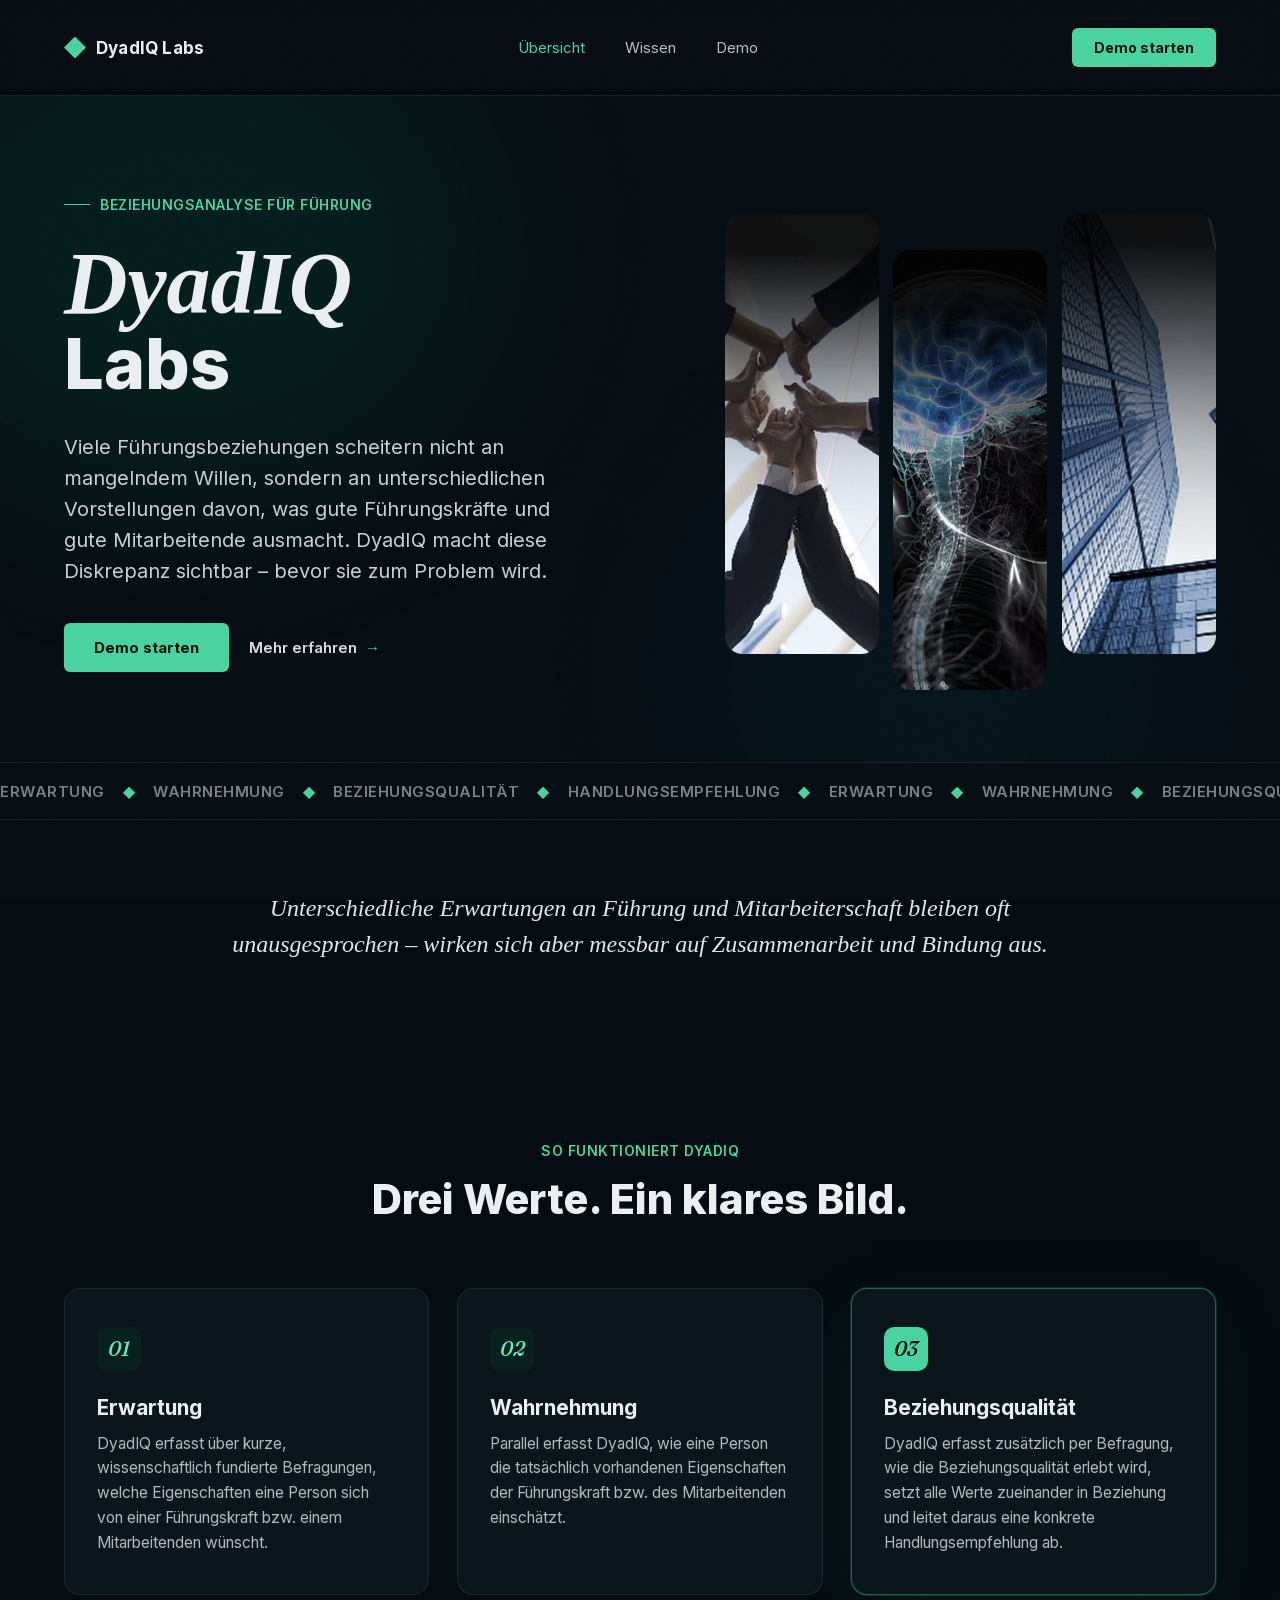
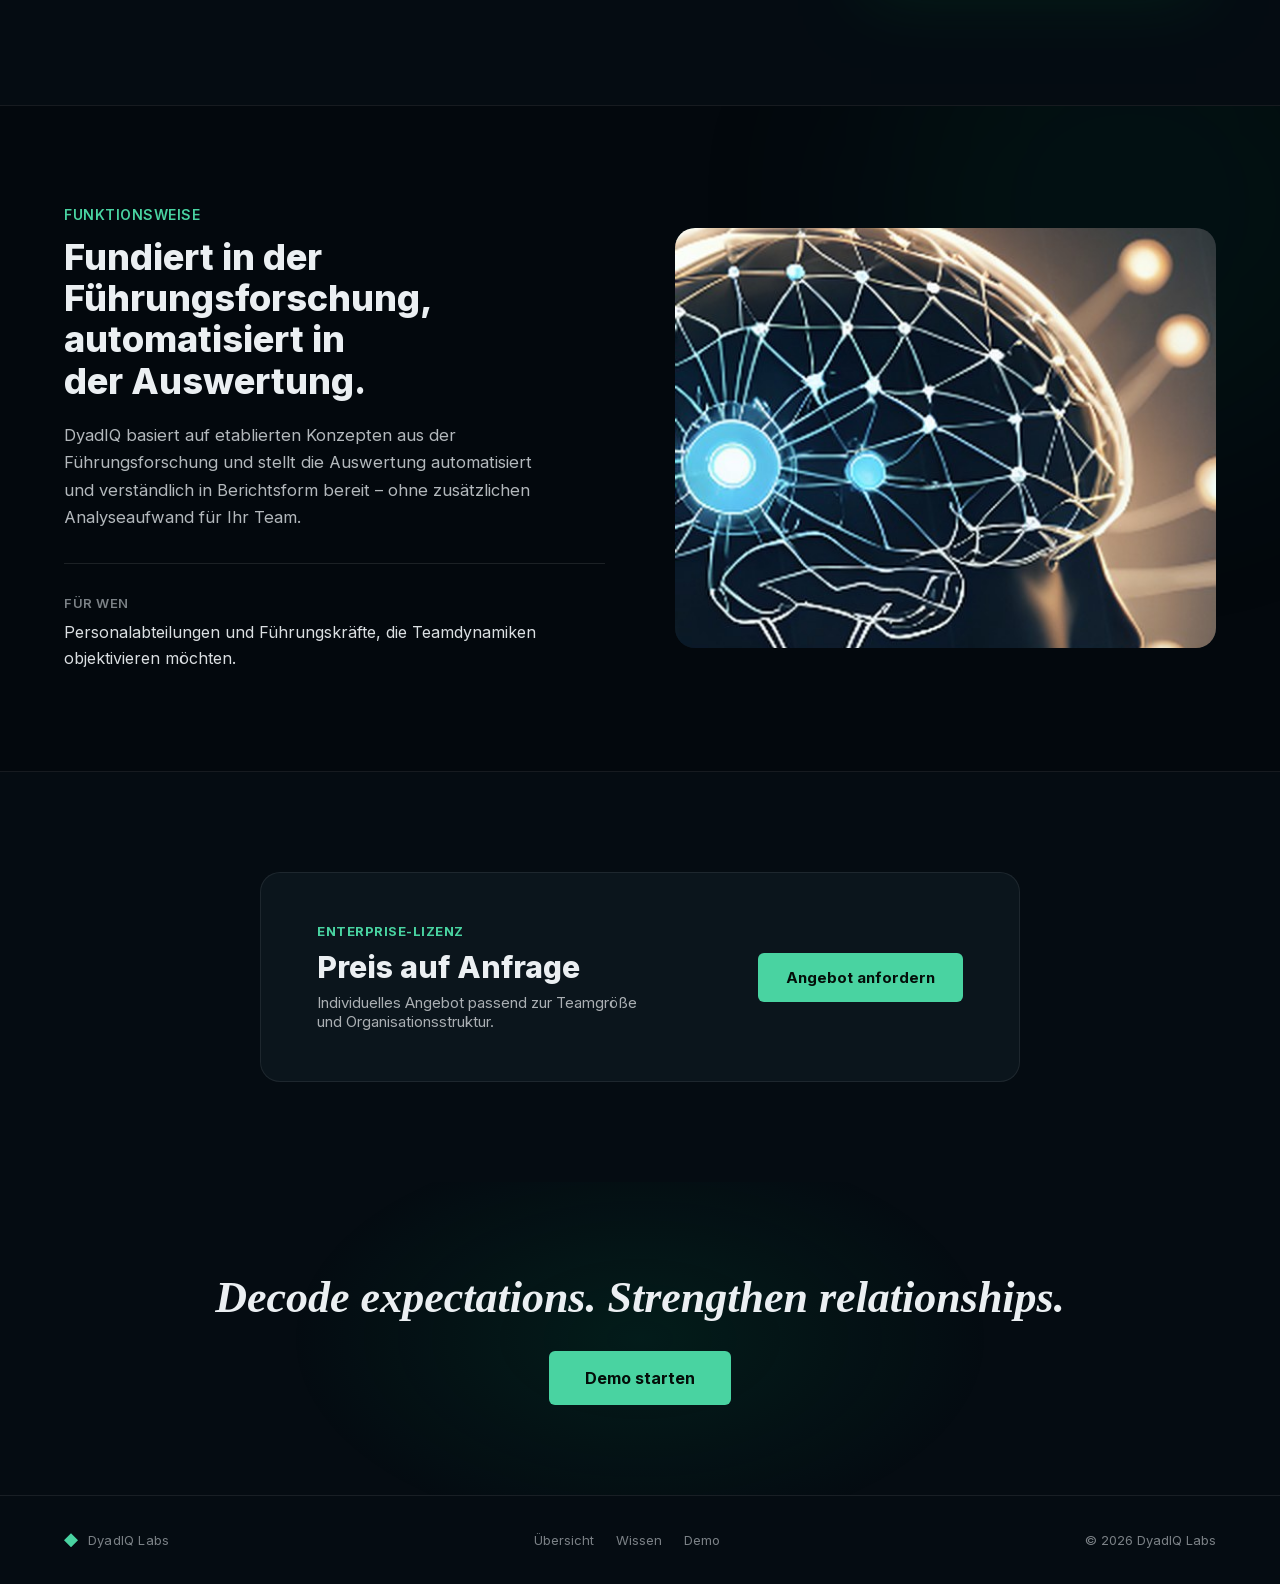
<file: index.html>
<!DOCTYPE html>
<html lang="de">
<head>
<meta charset="utf-8">
<meta name="viewport" content="width=device-width, initial-scale=1">
<meta name="robots" content="noindex, nofollow, noarchive">
<title>DyadIQ Labs — Beziehungsanalyse für Führung</title>
<meta name="description" content="DyadIQ macht sichtbar, wo Erwartungen und Wahrnehmung in Führungsbeziehungen auseinandergehen – bevor daraus ein Problem wird.">
<meta name="theme-color" content="#050c12">
<meta property="og:title" content="DyadIQ Labs — Beziehungsanalyse für Führung">
<meta property="og:description" content="Decode expectations. Strengthen relationships.">
<meta property="og:type" content="website">
<link rel="icon" href="assets/favicon.svg" type="image/svg+xml">
<link rel="stylesheet" href="styles.css">
</head>
<body>

<div class="grain" aria-hidden="true"></div>

<!-- NAV -->
<nav class="nav" id="nav">
  <a class="brand" href="index.html">
    <span class="brand-mark" aria-hidden="true"></span>
    <span class="brand-name">DyadIQ Labs</span>
  </a>
  <div class="nav-links">
    <a href="index.html" aria-current="page">Übersicht</a>
    <a href="wissen.html">Wissen</a>
    <a href="diskussion.html">Demo</a>
  </div>
  <a class="btn btn-sm" href="diskussion.html">Demo starten</a>
</nav>

<main id="top">

  <!-- HERO -->
  <section class="hero" id="hero">
    <div class="blob blob-a" data-parallax-blob aria-hidden="true"></div>
    <div class="blob blob-b" aria-hidden="true"></div>

    <div class="hero-grid">
      <div class="hero-copy">
        <div class="eyebrow">
          <span class="eyebrow-rule" aria-hidden="true"></span>
          <span>Beziehungsanalyse für Führung</span>
        </div>
        <h1 class="wordmark">
          <span class="wordmark-serif pop" style="--pop-delay:.05s">DyadIQ</span>
          <span class="wordmark-sans pop" style="--pop-delay:.18s">Labs</span>
        </h1>
        <p class="hero-lede pop" style="--pop-delay:.3s">Viele Führungsbeziehungen scheitern nicht an mangelndem Willen, sondern an unterschiedlichen Vorstellungen davon, was gute Führungskräfte und gute Mitarbeitende ausmacht. DyadIQ macht diese Diskrepanz sichtbar &ndash; bevor sie zum Problem wird.</p>
        <div class="hero-actions pop" style="--pop-delay:.42s">
          <a class="btn btn-lg magnet" href="diskussion.html">Demo starten</a>
          <a class="link-arrow" href="#produkt">Mehr erfahren <span aria-hidden="true">&rarr;</span></a>
        </div>
      </div>

      <div class="hero-images" data-parallax-images>
        <figure class="shot pop" style="--pop-delay:.15s">
          <img src="assets/hero-team.jpg" alt="Team, das die Hände zur Mitte zusammenführt" loading="eager" width="350" height="720">
        </figure>
        <figure class="shot shot-offset pop" style="--pop-delay:.3s">
          <img src="assets/hero-brain.jpg" alt="Abstrakte Darstellung eines neuronalen Netzes" loading="eager" width="358" height="830">
        </figure>
        <figure class="shot pop" style="--pop-delay:.45s">
          <img src="assets/hero-skyline.jpg" alt="Bürogebäude aus der Froschperspektive" loading="eager" width="208" height="804">
        </figure>
      </div>
    </div>
  </section>

  <!-- MARQUEE -->
  <div class="marquee" aria-hidden="true">
    <div class="marquee-track">
      <span class="marquee-run">
        <span>Erwartung</span><span class="dia">&#9670;</span><span>Wahrnehmung</span><span class="dia">&#9670;</span><span>Beziehungsqualität</span><span class="dia">&#9670;</span><span>Handlungsempfehlung</span><span class="dia">&#9670;</span>
      </span>
      <span class="marquee-run">
        <span>Erwartung</span><span class="dia">&#9670;</span><span>Wahrnehmung</span><span class="dia">&#9670;</span><span>Beziehungsqualität</span><span class="dia">&#9670;</span><span>Handlungsempfehlung</span><span class="dia">&#9670;</span>
      </span>
    </div>
  </div>

  <!-- PROBLEMSTELLUNG -->
  <section class="problem">
    <p class="problem-quote reveal">Unterschiedliche Erwartungen an Führung und Mitarbeiterschaft bleiben oft unausgesprochen &ndash; wirken sich aber messbar auf Zusammenarbeit und Bindung aus.</p>
  </section>

  <!-- PRODUKTVERSPRECHEN -->
  <section class="cards-section" id="produkt">
    <header class="cards-header reveal">
      <span class="kicker">So funktioniert DyadIQ</span>
      <h2>Drei Werte. Ein klares Bild.</h2>
    </header>
    <div class="cards-grid">
      <article class="card reveal">
        <div class="card-num">01</div>
        <h3>Erwartung</h3>
        <p>DyadIQ erfasst über kurze, wissenschaftlich fundierte Befragungen, welche Eigenschaften eine Person sich von einer Führungskraft bzw. einem Mitarbeitenden wünscht.</p>
      </article>
      <article class="card reveal" style="--reveal-delay:120ms">
        <div class="card-num">02</div>
        <h3>Wahrnehmung</h3>
        <p>Parallel erfasst DyadIQ, wie eine Person die tatsächlich vorhandenen Eigenschaften der Führungskraft bzw. des Mitarbeitenden einschätzt.</p>
      </article>
      <article class="card card-accent reveal" style="--reveal-delay:240ms">
        <div class="card-num card-num-solid">03</div>
        <h3>Beziehungsqualität</h3>
        <p>DyadIQ erfasst zusätzlich per Befragung, wie die Beziehungsqualität erlebt wird, setzt alle Werte zueinander in Beziehung und leitet daraus eine konkrete Handlungsempfehlung ab.</p>
      </article>
    </div>
  </section>

  <!-- FUNKTIONSWEISE -->
  <section class="func" id="funktionsweise">
    <div class="blob blob-func" aria-hidden="true"></div>
    <div class="func-grid">
      <div class="reveal">
        <span class="kicker">Funktionsweise</span>
        <h2 class="func-title">Fundiert in der Führungsforschung, automatisiert in der Auswertung.</h2>
        <p class="func-body">DyadIQ basiert auf etablierten Konzepten aus der Führungsforschung und stellt die Auswertung automatisiert und verständlich in Berichtsform bereit &ndash; ohne zusätzlichen Analyseaufwand für Ihr Team.</p>
        <div class="func-meta">
          <span class="meta-label">Für wen</span>
          <p>Personalabteilungen und Führungskräfte, die Teamdynamiken objektivieren möchten.</p>
        </div>
      </div>
      <figure class="func-figure reveal" style="--reveal-delay:150ms">
        <img src="assets/func-network.jpg" alt="Kopf als Glühbirne mit vernetztem Gehirn – Sinnbild für automatisierte Datenanalyse" loading="lazy" width="524" height="968">
      </figure>
    </div>
  </section>

  <!-- PREISE -->
  <section class="price-section" id="preise">
    <div class="price-box reveal">
      <div>
        <span class="kicker kicker-sm">Enterprise-Lizenz</span>
        <h3>Preis auf Anfrage</h3>
        <p>Individuelles Angebot passend zur Teamgröße und Organisationsstruktur.</p>
      </div>
      <a class="btn btn-md" href="#kontakt">Angebot anfordern</a>
    </div>
  </section>

  <!-- CTA -->
  <section class="cta" id="kontakt">
    <div class="cta-glow" aria-hidden="true"></div>
    <div class="cta-inner">
      <h2 class="cta-title reveal">Decode expectations. Strengthen relationships.</h2>
      <a class="btn btn-xl magnet" href="diskussion.html">Demo starten</a>
    </div>
  </section>

</main>

<!-- FOOTER -->
<footer class="footer">
  <div class="brand brand-sm">
    <span class="brand-mark brand-mark-sm" aria-hidden="true"></span>
    <span>DyadIQ Labs</span>
  </div>
  <div class="footer-links">
    <a href="index.html">Übersicht</a>
    <a href="wissen.html">Wissen</a>
    <a href="diskussion.html">Demo</a>
  </div>
  <span>&copy; 2026 DyadIQ Labs</span>
</footer>

<script src="script.js"></script>
</body>
</html>
</file>
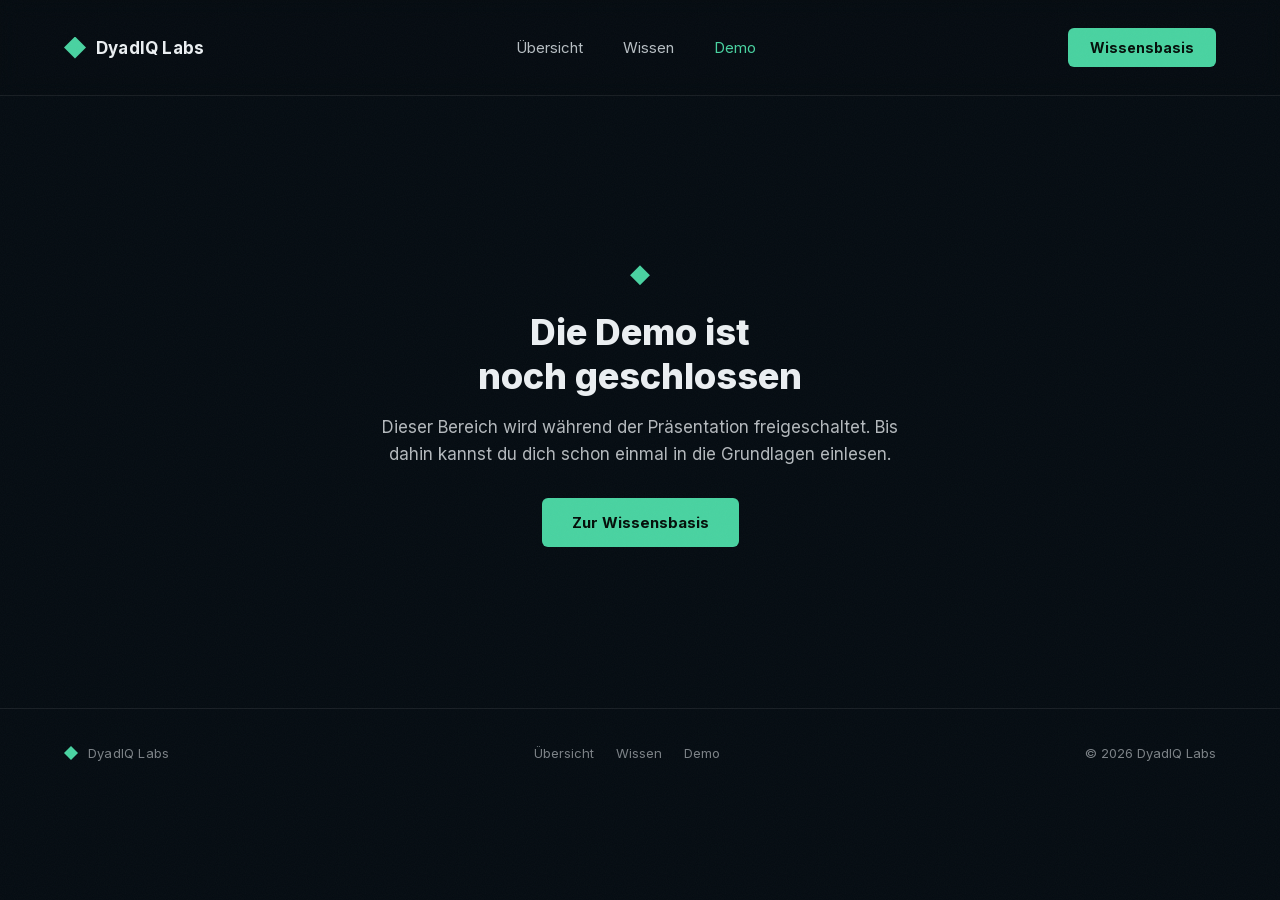
<file: diskussion.html>
<!DOCTYPE html>
<html lang="de">
<head>
<meta charset="utf-8">
<meta name="viewport" content="width=device-width, initial-scale=1">
<meta name="robots" content="noindex, nofollow, noarchive">
<title>Demo — DyadIQ Labs</title>
<meta name="description" content="Demo-Version mit Beispielszenario: Einordnen, Erklären, Verändern.">
<meta name="theme-color" content="#050c12">
<link rel="icon" href="assets/favicon.svg" type="image/svg+xml">
<link rel="stylesheet" href="styles.css">
</head>
<body>

<div class="grain" aria-hidden="true"></div>

<nav class="nav" id="nav">
  <a class="brand" href="index.html">
    <span class="brand-mark" aria-hidden="true"></span>
    <span class="brand-name">DyadIQ Labs</span>
  </a>
  <div class="nav-links">
    <a href="index.html">Übersicht</a>
    <a href="wissen.html">Wissen</a>
    <a href="diskussion.html" aria-current="page">Demo</a>
  </div>
  <a class="btn btn-sm" href="wissen.html">Wissensbasis</a>
</nav>

<!-- Verbindungshinweis -->
<div class="conn-banner is-hidden" id="conn-banner" role="status"></div>

<!-- Moderationsleiste (erst nach Anmeldung über ?presenter) -->
<div class="presenter-bar is-hidden" id="presenter-bar">
  <span class="presenter-tag">Moderation</span>
  <button class="pbtn" id="toggle-discussion" type="button">Demo freischalten</button>
  <button class="pbtn" id="toggle-reveal" type="button">Auflösung freischalten</button>
  <button class="pbtn pbtn-danger" id="clear-all" type="button">Alle Abgaben löschen</button>
  <span class="presenter-count" id="presenter-count">–</span>
  <button class="pbtn pbtn-quiet" id="presenter-logout" type="button">Abmelden</button>
</div>

<!-- Anmeldung der Moderation. Das Passwort prüft die Datenbank, nicht diese Seite. -->
<div class="presenter-login is-hidden" id="presenter-login">
  <form class="presenter-login-box" id="presenter-login-form">
    <span class="kicker kicker-sm">Moderation</span>
    <h2>Anmelden</h2>
    <label class="plogin-label" for="presenter-password">Passwort</label>
    <input class="plogin-input" id="presenter-password" type="password" name="password"
           autocomplete="current-password" required>
    <p class="plogin-error" id="presenter-login-error" role="alert"></p>
    <button class="btn btn-md" type="submit">Anmelden</button>
  </form>
</div>

<main>

  <!-- GESPERRT -->
  <section class="locked" id="locked-screen">
    <div class="locked-inner">
      <span class="lock-icon" aria-hidden="true">◆</span>
      <h1>Die Demo ist noch geschlossen</h1>
      <p>Dieser Bereich wird während der Präsentation freigeschaltet. Bis dahin kannst du dich schon einmal in die Grundlagen einlesen.</p>
      <a class="btn btn-lg" href="wissen.html">Zur Wissensbasis</a>
    </div>
  </section>

  <!-- INHALT -->
  <div class="is-hidden" id="discussion-content">

    <!-- KOPF -->
    <header class="page-head">
      <div class="blob blob-a" aria-hidden="true"></div>
      <div class="page-head-inner">
        <span class="kicker">Demo-Version</span>
        <h1 class="page-title">Willkommen bei<br><span class="page-title-em">unserer Demo.</span></h1>
        <p class="page-lede">Schön, dass ihr DyadIQ testen möchtet! Hier bekommt ihr ein Beispielszenario, an dem ihr die Funktionen des Tools in Ruhe ausprobieren könnt.</p>
      </div>
    </header>

    <!-- AUSGANGSLAGE -->
    <section class="stage">
      <div class="stage-inner reveal">
        <span class="kicker kicker-sm">Ausgangslage</span>
        <h2>Vor dem Start lesen</h2>
        <div class="stage-grid">
          <div class="stage-person">
            <span class="person-role">Führungskraft</span>
            <span class="person-name">Nora</span>
            <p>Öffnet DyadIQ, um zu sehen, wie ihr Mitarbeiter Paul sie eingeschätzt hat.</p>
          </div>
          <div class="stage-person">
            <span class="person-role">Mitarbeiter</span>
            <span class="person-name">Paul</span>
            <p>Hat die Befragung ausgefüllt. Seine Angaben bilden den Bericht.</p>
          </div>
        </div>
        <ul class="stage-legend">
          <li><span class="lg lg-e">E</span> Pauls <strong>Erwartung</strong> an eine Führungskraft</li>
          <li><span class="lg lg-w">W</span> Pauls tatsächliche <strong>Wahrnehmung</strong> von Nora</li>
          <li><span class="lg lg-l">LMX</span> Pauls Bewertung der gemeinsamen Arbeitsbeziehung</li>
        </ul>
      </div>
    </section>

    <!-- DER BERICHT -->
    <section class="report-section" id="bericht">
      <div class="report reveal">
        <div class="report-chrome">
          <span class="report-dots" aria-hidden="true"><i></i><i></i><i></i></span>
          <span class="report-title">DyadIQ&nbsp;· Beziehungsbericht</span>
          <span class="report-badge">Testversion</span>
        </div>

        <div class="report-body">
          <div class="report-head">
            <div>
              <span class="report-label">Dyade</span>
              <h3>Nora &nbsp;&larr;&rarr;&nbsp; Paul</h3>
            </div>
            <div class="lmx-box">
              <span class="report-label">Pauls LMX-Einschätzung</span>
              <div class="lmx-value"><strong>2,0</strong><span>/ 7,0</span><em>niedrig</em></div>
            </div>
          </div>

          <!-- Prototypen -->
          <div class="metric-block">
            <div class="metric-head">
              <h4>Prototyp-Merkmale <span class="metric-hint">positiv</span></h4>
              <span class="verdict verdict-warn">Diskrepanz</span>
            </div>
            <div class="metric" data-max="10">
              <span class="metric-name">Intelligenz</span>
              <div class="bars"><div class="bar bar-e" style="--v:8"><span>E 8,0</span></div><div class="bar bar-w" style="--v:6"><span>W 6,0</span></div></div>
            </div>
            <div class="metric" data-max="10">
              <span class="metric-name">Engagement</span>
              <div class="bars"><div class="bar bar-e" style="--v:6"><span>E 6,0</span></div><div class="bar bar-w" style="--v:4"><span>W 4,0</span></div></div>
            </div>
            <div class="metric metric-avg" data-max="10">
              <span class="metric-name">Durchschnitt</span>
              <div class="bars"><div class="bar bar-e" style="--v:7"><span>E 7,0</span></div><div class="bar bar-w" style="--v:5"><span>W 5,0</span></div></div>
            </div>
          </div>

          <!-- Antiprototypen -->
          <div class="metric-block">
            <div class="metric-head">
              <h4>Antiprototyp-Merkmale <span class="metric-hint">negativ</span></h4>
              <span class="verdict verdict-warn">Diskrepanz</span>
            </div>
            <div class="metric" data-max="10">
              <span class="metric-name">Maskulinität</span>
              <div class="bars"><div class="bar bar-e" style="--v:2"><span>E 2,0</span></div><div class="bar bar-w" style="--v:5"><span>W 5,0</span></div></div>
            </div>
            <div class="metric" data-max="10">
              <span class="metric-name">Tyrannei</span>
              <div class="bars"><div class="bar bar-e" style="--v:3"><span>E 3,0</span></div><div class="bar bar-w" style="--v:4"><span>W 4,0</span></div></div>
            </div>
            <div class="metric metric-avg" data-max="10">
              <span class="metric-name">Durchschnitt</span>
              <div class="bars"><div class="bar bar-e" style="--v:2.5"><span>E 2,5</span></div><div class="bar bar-w" style="--v:4.5"><span>W 4,5</span></div></div>
            </div>
          </div>

          <p class="report-upsell">Testversion: Es werden nur zwei von mehreren Merkmalen je Kategorie gezeigt. Vollständiges Profil nur mit Upgrade.</p>

          <!-- DyadIQ-Ausgaben -->
          <div class="output">
            <span class="output-label">Erklärung</span>
            <p>Pauls niedrige Bewertung der Arbeitsbeziehung ist auf die festgestellte Diskrepanz bei den positiven Merkmalen zurückzuführen: Er nimmt Intelligenz und Engagement bei Nora deutlich schwächer wahr, als er es von einer Führungskraft erwartet.</p>
          </div>

          <div class="output output-action">
            <span class="output-label">Handlungsempfehlung für Ihre Führung</span>
            <p>Erhöhen Sie Ihr wahrgenommenes <strong>Engagement</strong> und Ihre wahrgenommene <strong>Intelligenz</strong> gegenüber Paul, um näher an sein Erwartungsprofil heranzukommen. Ziel: Angleichung von W an E im Prototyp-Bereich.</p>
          </div>
        </div>
      </div>
    </section>

    <!-- AUFGABEN -->
    <section class="tasks" id="aufgaben">
      <div class="tasks-inner">

        <div class="tasks-intro reveal">
          <span class="kicker">Drei Aufgaben</span>
          <h2>Einordnen · Erklären · Verändern</h2>
        </div>

        <div class="notice notice-first reveal">
          <span class="notice-icon" aria-hidden="true">↑</span>
          <p><strong>Erst das Szenario, dann die Aufgaben.</strong> Ohne die Ausgangslage und den Bericht darüber lassen sich die Fragen nicht beantworten. <a href="#bericht">Zurück zum Bericht</a></p>
        </div>

        <!-- AUFGABE 1 -->
        <article class="task reveal" id="aufgabe-1">
          <header class="task-head">
            <span class="task-num">01</span>
            <h3>Einordnen</h3>
          </header>

          <div class="task-material">
            <span class="material-label">Hinweis</span>
            <p>Nutzt den <a href="#bericht">Bericht</a> oben und die <a href="wissen.html#matrix">Konstellationsmatrix</a> aus der Wissensbasis &ndash; ausdrücklich als <strong>Orientierungshilfe</strong> &ndash; und beantwortet anschließend die folgenden Fragen.</p>
          </div>

          <form class="task-form" data-task="1" novalidate>
            <div class="question">
              <p class="q-text"><span class="q-num">1</span><span>In Pauls Bericht liegt beim Prototyp <strong>E&nbsp;=&nbsp;7,0</strong> und <strong>W&nbsp;=&nbsp;5,0</strong> vor. Welcher Fall der Konstellationsmatrix trifft zu?</span></p>
              <div class="mc" data-answer-group="Frage 1" data-answer-kind="radio" role="radiogroup" aria-label="Frage 1">
                <label class="opt"><input type="radio" name="f1" value="A" required><span><b>A</b> P1 &ndash; Kongruenz auf hohem Niveau</span></label>
                <label class="opt"><input type="radio" name="f1" value="B"><span><b>B</b> P5 &ndash; Diskrepanz abwärts, schwach</span></label>
                <label class="opt"><input type="radio" name="f1" value="C"><span><b>C</b> P4 &ndash; Diskrepanz aufwärts, stark</span></label>
                <label class="opt"><input type="radio" name="f1" value="D"><span><b>D</b> P6 &ndash; Diskrepanz aufwärts, schwach</span></label>
              </div>
            </div>

            <div class="question">
              <p class="q-text"><span class="q-num">2</span><span>Bei den Antiprototyp-Merkmalen zeigt der Bericht <strong>E&nbsp;=&nbsp;2,5</strong> und <strong>W&nbsp;=&nbsp;4,5</strong>. Was bedeutet das inhaltlich?</span></p>
              <div class="mc" data-answer-group="Frage 2" data-answer-kind="radio" role="radiogroup" aria-label="Frage 2">
                <label class="opt"><input type="radio" name="f2" value="A" required><span><b>A</b> Paul wünscht sich mehr negative Merkmale bei Nora, als er wahrnimmt</span></label>
                <label class="opt"><input type="radio" name="f2" value="B"><span><b>B</b> Nora zeigt aus Pauls Sicht mehr unerwünschte Merkmale, als sein Schema erwartet</span></label>
                <label class="opt"><input type="radio" name="f2" value="C"><span><b>C</b> Nora und Paul stimmen bei den negativen Merkmalen vollständig überein</span></label>
                <label class="opt"><input type="radio" name="f2" value="D"><span><b>D</b> Der Wert lässt sich ohne den LMX-Score nicht interpretieren</span></label>
              </div>
            </div>

            <p class="submit-warning">Prüft eure Antwort vor dem Abgeben &ndash; einmal abgeschickt, lässt sie sich nicht mehr ändern.</p>
            <div class="form-foot">
              <input class="group-input" type="text" name="group" required maxlength="60" placeholder="Gruppenname, z. B. Gruppe 2" aria-label="Gruppenname">
              <button class="btn btn-md" type="submit">Abgeben</button>
              <span class="form-status" role="status"></span>
            </div>
          </form>
        </article>

        <!-- AUFGABE 2 -->
        <article class="task reveal" id="aufgabe-2">
          <header class="task-head">
            <span class="task-num">02</span>
            <h3>Erklären</h3>
          </header>

          <div class="task-material">
            <span class="material-label">Hinweis</span>
            <p>Nutzt den <a href="#bericht">Bericht</a> oben und lest die drei vorgegebenen Aussagen. Ordnet jede ein und begründet kurz.</p>
          </div>

          <form class="task-form" data-task="2" novalidate>
            <div class="claim">
              <p class="claim-text"><span class="claim-num">A</span>„Paul erwartet von einer Führungskraft mehr Engagement und Intelligenz, als er bei Nora wahrnimmt."</p>
              <div class="radios" data-answer-group="Aussage A" data-answer-kind="radio" role="radiogroup" aria-label="Einordnung Aussage A">
                <label><input type="radio" name="a1" value="gestützt" required><span>gestützt</span></label>
                <label><input type="radio" name="a1" value="eingeschränkt gestützt"><span>eingeschränkt gestützt</span></label>
                <label><input type="radio" name="a1" value="nicht gestützt"><span>nicht gestützt</span></label>
              </div>
              <div data-answer-group="Begründung A" data-answer-kind="text">
                <textarea name="b1" rows="2" data-max-words="100" maxlength="2000" placeholder="Begründung (optional, max. 100 Wörter) …"></textarea>
              </div>
            </div>

            <div class="claim">
              <p class="claim-text"><span class="claim-num">B</span>„Weil Paul eine Diskrepanz wahrnimmt, bewertet er die Beziehung schlecht."</p>
              <div class="radios" data-answer-group="Aussage B" data-answer-kind="radio" role="radiogroup" aria-label="Einordnung Aussage B">
                <label><input type="radio" name="a2" value="gestützt" required><span>gestützt</span></label>
                <label><input type="radio" name="a2" value="eingeschränkt gestützt"><span>eingeschränkt gestützt</span></label>
                <label><input type="radio" name="a2" value="nicht gestützt"><span>nicht gestützt</span></label>
              </div>
              <div data-answer-group="Begründung B" data-answer-kind="text">
                <textarea name="b2" rows="2" data-max-words="100" maxlength="2000" placeholder="Begründung (optional, max. 100 Wörter) …"></textarea>
              </div>
            </div>

            <div class="claim">
              <p class="claim-text"><span class="claim-num">C</span>„Der Bericht zeigt, wie Nora wirklich ist."</p>
              <div class="radios" data-answer-group="Aussage C" data-answer-kind="radio" role="radiogroup" aria-label="Einordnung Aussage C">
                <label><input type="radio" name="a3" value="gestützt" required><span>gestützt</span></label>
                <label><input type="radio" name="a3" value="eingeschränkt gestützt"><span>eingeschränkt gestützt</span></label>
                <label><input type="radio" name="a3" value="nicht gestützt"><span>nicht gestützt</span></label>
              </div>
              <div data-answer-group="Begründung C" data-answer-kind="text">
                <textarea name="b3" rows="2" data-max-words="100" maxlength="2000" placeholder="Begründung (optional, max. 100 Wörter) …"></textarea>
              </div>
            </div>
            <p class="submit-warning">Prüft eure Antwort vor dem Abgeben &ndash; einmal abgeschickt, lässt sie sich nicht mehr ändern.</p>
            <div class="form-foot">
              <input class="group-input" type="text" name="group" required maxlength="60" placeholder="Gruppenname, z. B. Gruppe 2" aria-label="Gruppenname">
              <button class="btn btn-md" type="submit">Abgeben</button>
              <span class="form-status" role="status"></span>
            </div>
          </form>
        </article>

        <!-- AUFGABE 3 -->
        <article class="task reveal" id="aufgabe-3">
          <header class="task-head">
            <span class="task-num">03</span>
            <h3>Verändern</h3>
          </header>

          <div class="task-material">
            <span class="material-label">Hinweis</span>
            <p>Nutzt die <strong>Handlungsempfehlung</strong> aus dem <a href="#bericht">Bericht</a> oben und die <a href="wissen.html#studien">Übersicht der Studien</a> in der Wissensbasis. Kreuzt an, welche Einwände zutreffen.</p>
          </div>

          <form class="task-form" data-task="3" novalidate>
            <p class="q-text q-text-solo">Welche Einwände gegen die Empfehlung von DyadIQ sind inhaltlich begründet? <span class="q-hint">Mehrfachauswahl möglich</span></p>
            <div class="checks" data-answer-group="Begründete Einwände" data-answer-kind="checkbox" data-min="1">
              <label class="check"><input type="checkbox" name="e1" value="A"><span><b>A</b> Der Bericht zeigt nur Pauls Werte &mdash; wir wissen nicht, warum er Nora so wahrnimmt.</span></label>
              <label class="check"><input type="checkbox" name="e2" value="B"><span><b>B</b> Die Empfehlung benennt falsch, bei welchen Merkmalen die Diskrepanz liegt.</span></label>
              <label class="check"><input type="checkbox" name="e3" value="C"><span><b>C</b> Eine Maßnahme sollte beide Perspektiven der Beziehung einbeziehen, nicht nur auf Pauls Bewertung reagieren.</span></label>
            </div>

            <p class="submit-warning">Prüft eure Antwort vor dem Abgeben &ndash; einmal abgeschickt, lässt sie sich nicht mehr ändern.</p>
            <div class="form-foot">
              <input class="group-input" type="text" name="group" required maxlength="60" placeholder="Gruppenname, z. B. Gruppe 2" aria-label="Gruppenname">
              <button class="btn btn-md" type="submit">Abgeben</button>
              <span class="form-status" role="status"></span>
            </div>
          </form>
        </article>

      </div>
    </section>

    <!-- GEMEINSAMES ERGEBNIS -->
    <section class="results" id="ergebnis">
      <div class="results-inner">
        <div class="results-head">
          <div>
            <span class="kicker">Gemeinsames Ergebnis</span>
            <h2>Was die Gruppen eingereicht haben</h2>
          </div>
          <span class="live-dot" id="live-dot" title="Aktualisiert sich automatisch">live</span>
        </div>
        <div class="results-grid" id="results-grid">
          <div class="results-col" data-col="1"><h3><span class="task-num-sm">01</span> Einordnen</h3><div class="results-list" id="res-1"></div></div>
          <div class="results-col" data-col="2"><h3><span class="task-num-sm">02</span> Erklären</h3><div class="results-list" id="res-2"></div></div>
          <div class="results-col" data-col="3"><h3><span class="task-num-sm">03</span> Verändern</h3><div class="results-list" id="res-3"></div></div>
        </div>
      </div>
    </section>

    <!-- ABSCHLUSS-REVEAL -->
    <section class="reveal-section" id="aufloesung">
      <div class="reveal-inner">

        <div class="reveal-locked" id="reveal-locked">
          <span class="lock-icon" aria-hidden="true">◆</span>
          <h2>Auflösung</h2>
          <p>Wird nach der gemeinsamen Vorstellung der Gruppenergebnisse freigeschaltet.</p>
        </div>

        <div class="reveal-open is-hidden" id="reveal-open">
          <span class="kicker">Auflösung</span>
          <h2>Musterlösungen</h2>

          <div class="solutions">
            <article class="solution">
              <span class="task-num-sm">01</span>
              <h4>Einordnen</h4>
              <div class="sol-item">
                <p class="sol-key"><span>Frage 1:</span> <strong>B, P5</strong></p>
                <p>E liegt über W (7,0 zu 5,0), Paul erwartet also mehr Intelligenz und Engagement, als er bei Nora wahrnimmt, das ist eine Diskrepanz abwärts; W liegt dabei im mittleren Bereich, also schwach.</p>
              </div>
              <div class="sol-item">
                <p class="sol-key"><span>Frage 2:</span> <strong>B, N6</strong></p>
                <p>W liegt über E (4,5 zu 2,5), Nora zeigt aus Pauls Sicht also mehr unerwünschte Merkmale, als sein Schema erwartet, das ist eine Diskrepanz aufwärts; W liegt dabei wie in Frage 1 im mittleren Bereich, also schwach.</p>
              </div>
            </article>
            <article class="solution">
              <span class="task-num-sm">02</span>
              <h4>Erklären</h4>
              <div class="sol-item">
                <p class="sol-key"><span>A:</span> <strong>Gestützt</strong></p>
                <p>Das ist exakt das, was die E- und W-Werte bei den Prototyp-Merkmalen zeigen.</p>
              </div>
              <div class="sol-item">
                <p class="sol-key"><span>B:</span> <strong>Eingeschränkt gestützt</strong></p>
                <p>Ein Zusammenhang ist in den Studien zu finden, aber kein Studiendesign beweist Kausalität.</p>
              </div>
              <div class="sol-item">
                <p class="sol-key"><span>C:</span> <strong>Nicht gestützt</strong></p>
                <p>Der Bericht zeigt Pauls subjektive Zuschreibung an Nora, keine objektive Beschreibung ihres tatsächlichen Verhaltens.</p>
              </div>
            </article>
            <article class="solution">
              <span class="task-num-sm">03</span>
              <h4>Verändern</h4>
              <div class="sol-item">
                <p class="sol-key"><span>A:</span> <strong>Trifft zu</strong></p>
                <p>Die Werte im Bericht sind ausschließlich Pauls Zuschreibung an Nora.</p>
              </div>
              <div class="sol-item">
                <p class="sol-key"><span>B:</span> <strong>Trifft nicht zu</strong></p>
                <p>Die Empfehlung benennt mit Engagement und Intelligenz genau die Merkmale, bei denen laut Bericht eine Diskrepanz vorliegt.</p>
              </div>
              <div class="sol-item">
                <p class="sol-key"><span>C:</span> <strong>Trifft zu</strong></p>
                <p>LMX beschreibt eine Austauschbeziehung zwischen zwei Personen. Eine Maßnahme sollte deshalb beide Perspektiven einbeziehen.</p>
              </div>
            </article>
          </div>
        </div>
      </div>
    </section>

  </div>
</main>

<footer class="footer">
  <div class="brand brand-sm">
    <span class="brand-mark brand-mark-sm" aria-hidden="true"></span>
    <span>DyadIQ Labs</span>
  </div>
  <div class="footer-links">
    <a href="index.html">Übersicht</a>
    <a href="wissen.html">Wissen</a>
    <a href="diskussion.html">Demo</a>
  </div>
  <span>&copy; 2026 DyadIQ Labs</span>
</footer>

<script src="config.js"></script>
<script src="script.js"></script>
<script src="diskussion.js"></script>
</body>
</html>
</file>
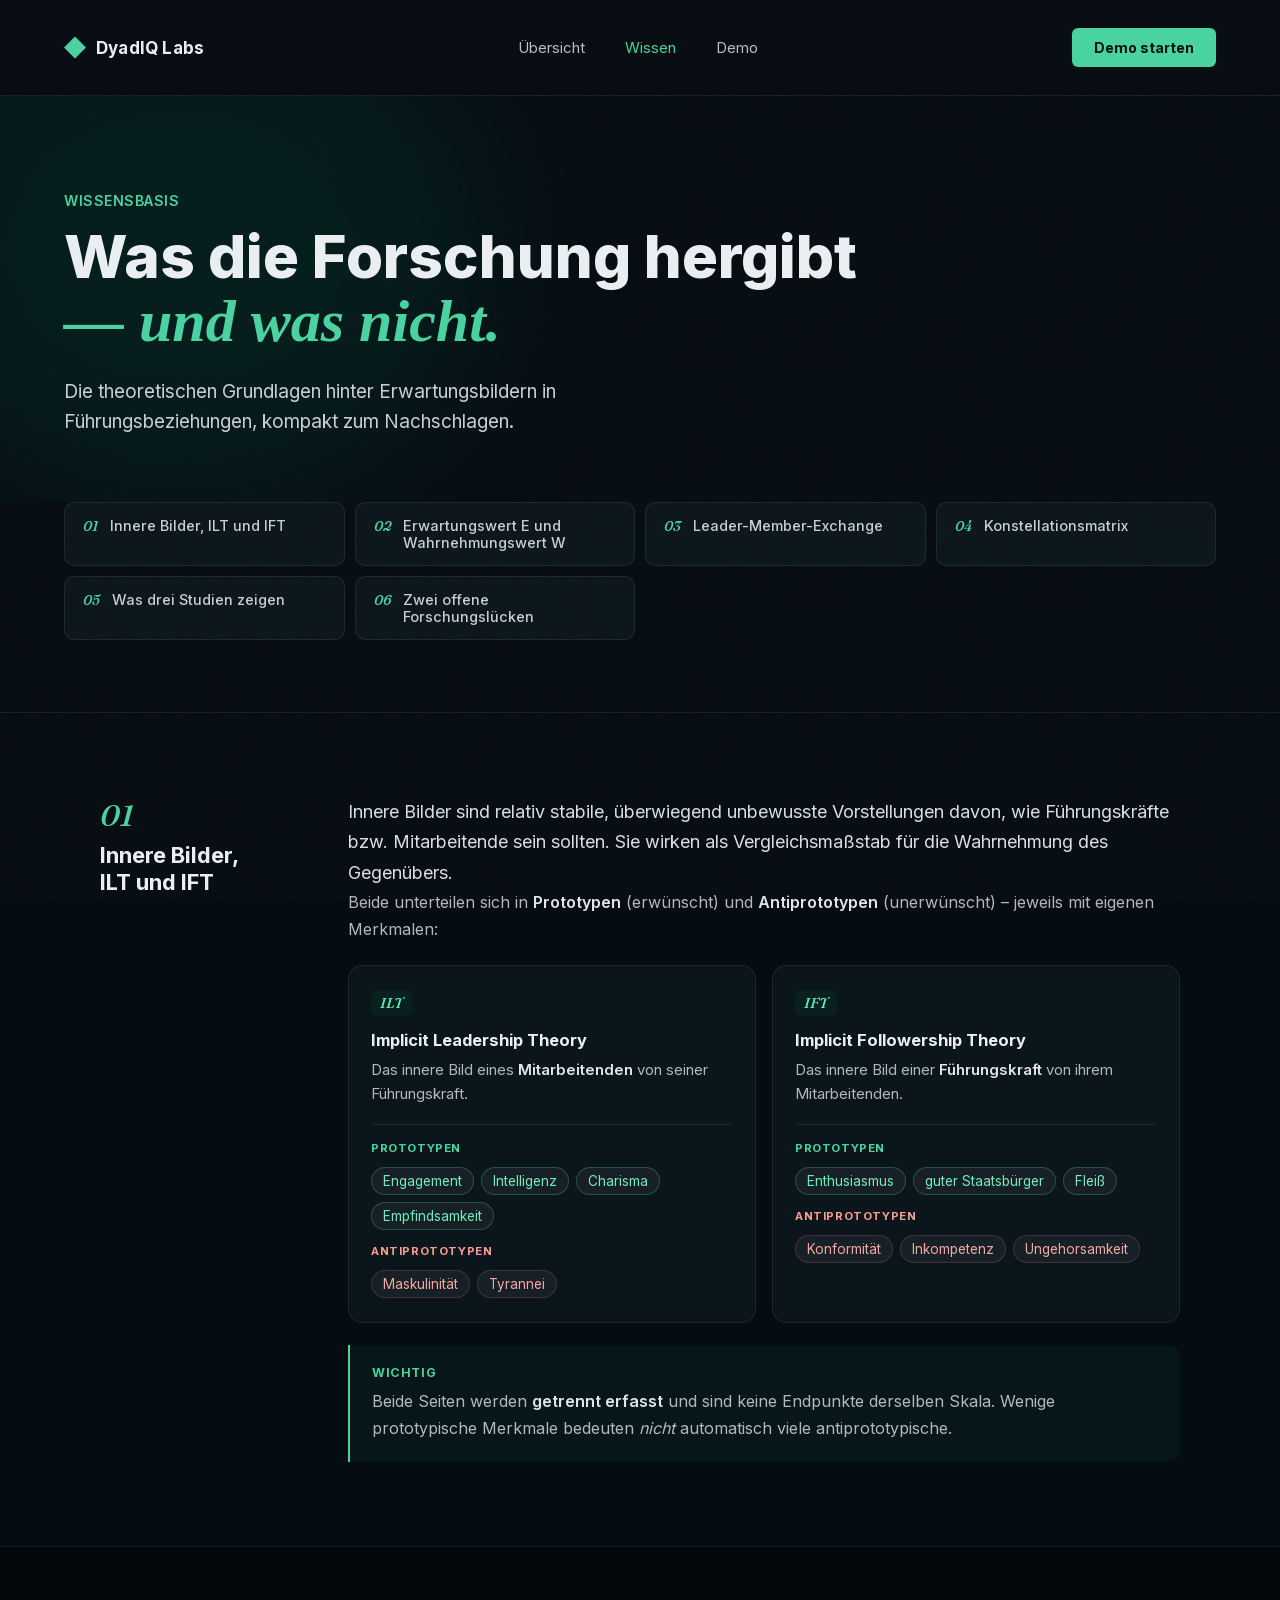
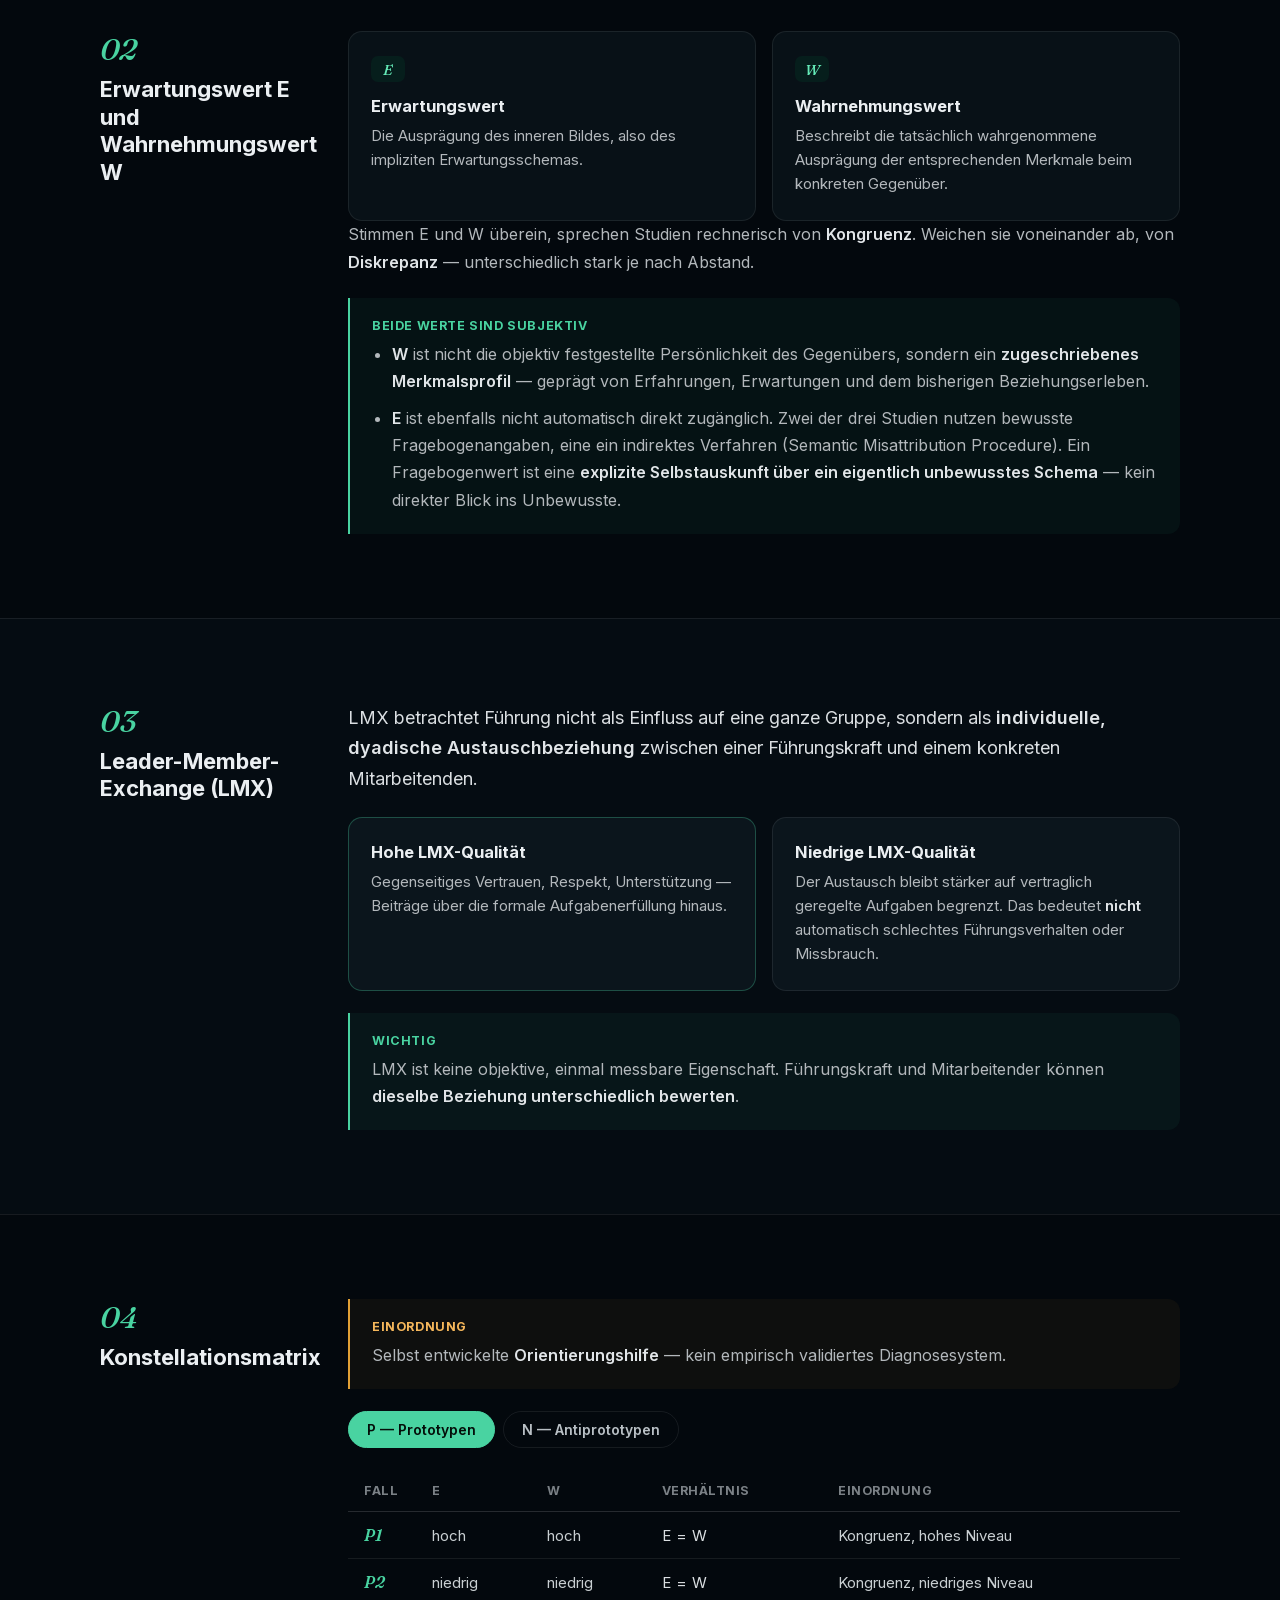
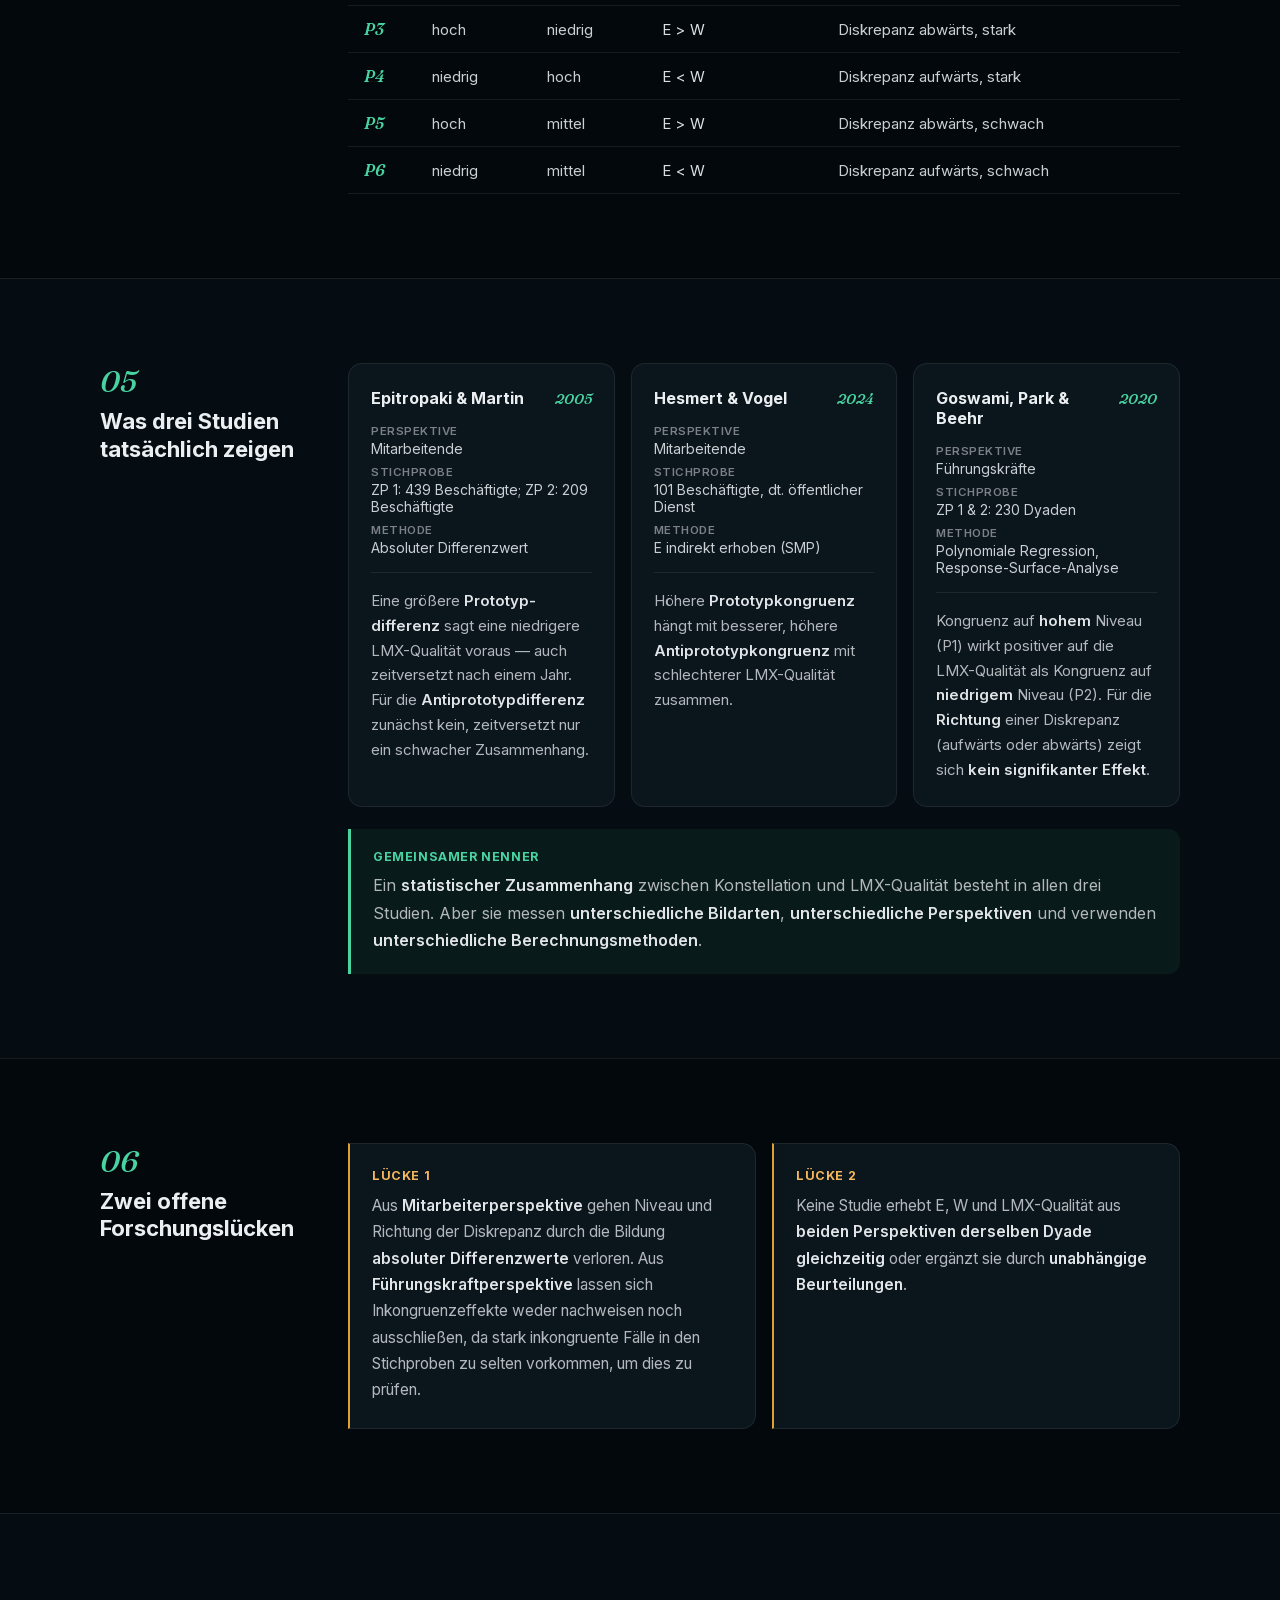
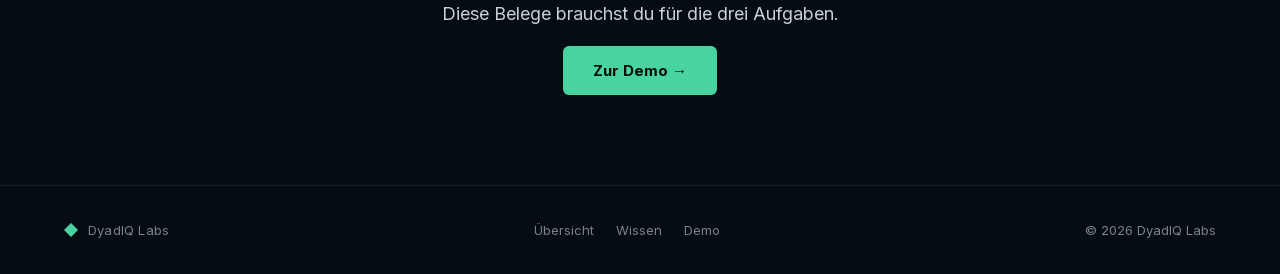
<file: wissen.html>
<!DOCTYPE html>
<html lang="de">
<head>
<meta charset="utf-8">
<meta name="viewport" content="width=device-width, initial-scale=1">
<meta name="robots" content="noindex, nofollow, noarchive">
<title>Wissensbasis — DyadIQ Labs</title>
<meta name="description" content="Theoretische Grundlagen: innere Bilder, ILT/IFT, Erwartungs- und Wahrnehmungswerte, Leader-Member-Exchange, Konstellationsmatrix und Befundlage.">
<meta name="theme-color" content="#050c12">
<link rel="icon" href="assets/favicon.svg" type="image/svg+xml">
<link rel="stylesheet" href="styles.css">
</head>
<body>

<div class="grain" aria-hidden="true"></div>

<nav class="nav" id="nav">
  <a class="brand" href="index.html">
    <span class="brand-mark" aria-hidden="true"></span>
    <span class="brand-name">DyadIQ Labs</span>
  </a>
  <div class="nav-links">
    <a href="index.html">Übersicht</a>
    <a href="wissen.html" aria-current="page">Wissen</a>
    <a href="diskussion.html">Demo</a>
  </div>
  <a class="btn btn-sm" href="diskussion.html">Demo starten</a>
</nav>

<main>

  <!-- PAGE HEADER -->
  <header class="page-head">
    <div class="blob blob-a" aria-hidden="true"></div>
    <div class="page-head-inner">
      <span class="kicker">Wissensbasis</span>
      <h1 class="page-title">Was die Forschung hergibt<br><span class="page-title-em">— und was nicht.</span></h1>
      <p class="page-lede">Die theoretischen Grundlagen hinter Erwartungs&shy;bildern in Führungsbeziehungen, kompakt zum Nachschlagen.</p>
    </div>
  </header>

  <!-- INHALT / SPRUNGMARKEN -->
  <nav class="toc" aria-label="Inhaltsverzeichnis">
    <a href="#bilder"><span class="toc-num">01</span> Innere Bilder, ILT und IFT</a>
    <a href="#ew"><span class="toc-num">02</span> Erwartungswert E und Wahrnehmungswert W</a>
    <a href="#lmx"><span class="toc-num">03</span> Leader-Member-Exchange</a>
    <a href="#matrix"><span class="toc-num">04</span> Konstellationsmatrix</a>
    <a href="#studien"><span class="toc-num">05</span> Was drei Studien zeigen</a>
    <a href="#luecken"><span class="toc-num">06</span> Zwei offene Forschungslücken</a>
  </nav>

  <!-- 01 INNERE BILDER -->
  <section class="kb" id="bilder">
    <div class="kb-inner">
      <div class="kb-head reveal">
        <span class="kb-num">01</span>
        <h2>Innere Bilder, ILT und IFT</h2>
      </div>

      <div class="kb-body reveal">
        <p class="lead">Innere Bilder sind relativ stabile, überwiegend unbewusste Vorstellungen davon, wie Führungskräfte bzw. Mitarbeitende sein sollten. Sie wirken als Vergleichsmaßstab für die Wahrnehmung des Gegenübers.</p>

        <p>Beide unterteilen sich in <strong>Prototypen</strong> (erwünscht) und <strong>Antiprototypen</strong> (unerwünscht) &ndash; jeweils mit eigenen Merkmalen:</p>

        <div class="split">
          <div class="def-card">
            <span class="def-tag">ILT</span>
            <h3>Implicit Leadership Theory</h3>
            <p>Das innere Bild eines <strong>Mitarbeitenden</strong> von seiner Führungskraft.</p>
            <div class="trait-set">
              <span class="trait-label trait-label-pos">Prototypen</span>
              <ul class="chips chips-pos"><li>Engagement</li><li>Intelligenz</li><li>Charisma</li><li>Empfindsamkeit</li></ul>
              <span class="trait-label trait-label-neg">Antiprototypen</span>
              <ul class="chips chips-neg"><li>Maskulinität</li><li>Tyrannei</li></ul>
            </div>
          </div>
          <div class="def-card">
            <span class="def-tag">IFT</span>
            <h3>Implicit Followership Theory</h3>
            <p>Das innere Bild einer <strong>Führungskraft</strong> von ihrem Mitarbeitenden.</p>
            <div class="trait-set">
              <span class="trait-label trait-label-pos">Prototypen</span>
              <ul class="chips chips-pos"><li>Enthusiasmus</li><li>guter Staatsbürger</li><li>Fleiß</li></ul>
              <span class="trait-label trait-label-neg">Antiprototypen</span>
              <ul class="chips chips-neg"><li>Konformität</li><li>Inkompetenz</li><li>Ungehorsamkeit</li></ul>
            </div>
          </div>
        </div>

        <div class="callout callout-warn">
          <span class="callout-label">Wichtig</span>
          <p>Beide Seiten werden <strong>getrennt erfasst</strong> und sind keine Endpunkte derselben Skala. Wenige prototypische Merkmale bedeuten <em>nicht</em> automatisch viele antiprototypische.</p>
        </div>
      </div>
    </div>
  </section>

  <!-- 02 E UND W -->
  <section class="kb kb-alt" id="ew">
    <div class="kb-inner">
      <div class="kb-head reveal">
        <span class="kb-num">02</span>
        <h2>Erwartungswert E und Wahrnehmungswert W</h2>
      </div>

      <div class="kb-body reveal">
        <div class="split">
          <div class="def-card def-card-e">
            <span class="def-tag">E</span>
            <h3>Erwartungswert</h3>
            <p>Die Ausprägung des inneren Bildes, also des impliziten Erwartungsschemas.</p>
          </div>
          <div class="def-card def-card-w">
            <span class="def-tag">W</span>
            <h3>Wahrnehmungswert</h3>
            <p>Beschreibt die tatsächlich wahrgenommene Ausprägung der entsprechenden Merkmale beim konkreten Gegenüber.</p>
          </div>
        </div>

        <p>Stimmen E und W überein, sprechen Studien rechnerisch von <strong>Kongruenz</strong>. Weichen sie voneinander ab, von <strong>Diskrepanz</strong> — unterschiedlich stark je nach Abstand.</p>

        <div class="callout callout-warn">
          <span class="callout-label">Beide Werte sind subjektiv</span>
          <ul>
            <li><strong>W</strong> ist nicht die objektiv festgestellte Persönlichkeit des Gegenübers, sondern ein <strong>zugeschriebenes Merkmalsprofil</strong> — geprägt von Erfahrungen, Erwartungen und dem bisherigen Beziehungserleben.</li>
            <li><strong>E</strong> ist ebenfalls nicht automatisch direkt zugänglich. Zwei der drei Studien nutzen bewusste Fragebogenangaben, eine ein indirektes Verfahren (Semantic Misattribution Procedure). Ein Fragebogenwert ist eine <strong>explizite Selbstauskunft über ein eigentlich unbewusstes Schema</strong> — kein direkter Blick ins Unbewusste.</li>
          </ul>
        </div>
      </div>
    </div>
  </section>

  <!-- 03 LMX -->
  <section class="kb" id="lmx">
    <div class="kb-inner">
      <div class="kb-head reveal">
        <span class="kb-num">03</span>
        <h2>Leader-Member-Exchange (LMX)</h2>
      </div>

      <div class="kb-body reveal">
        <p class="lead">LMX betrachtet Führung nicht als Einfluss auf eine ganze Gruppe, sondern als <strong>individuelle, dyadische Austauschbeziehung</strong> zwischen einer Führungskraft und einem konkreten Mitarbeitenden.</p>

        <div class="split">
          <div class="trait-card trait-pos">
            <h3>Hohe LMX-Qualität</h3>
            <p>Gegenseitiges Vertrauen, Respekt, Unterstützung — Beiträge über die formale Aufgabenerfüllung hinaus.</p>
          </div>
          <div class="trait-card">
            <h3>Niedrige LMX-Qualität</h3>
            <p>Der Austausch bleibt stärker auf vertraglich geregelte Aufgaben begrenzt. Das bedeutet <strong>nicht</strong> automatisch schlechtes Führungsverhalten oder Missbrauch.</p>
          </div>
        </div>

        <div class="callout callout-warn">
          <span class="callout-label">Wichtig</span>
          <p>LMX ist keine objektive, einmal messbare Eigenschaft. Führungskraft und Mitarbeitender können <strong>dieselbe Beziehung unterschiedlich bewerten</strong>.</p>
        </div>
      </div>
    </div>
  </section>

  <!-- 04 KONSTELLATIONSMATRIX -->
  <section class="kb kb-alt" id="matrix">
    <div class="kb-inner">
      <div class="kb-head reveal">
        <span class="kb-num">04</span>
        <h2>Konstellationsmatrix</h2>
      </div>

      <div class="kb-body reveal">
        <div class="callout callout-caution">
          <span class="callout-label">Einordnung</span>
          <p>Selbst entwickelte <strong>Orientierungshilfe</strong> — kein empirisch validiertes Diagnosesystem.</p>
        </div>

        <div class="tabs" role="tablist" aria-label="Merkmalsart">
          <button class="tab is-active" role="tab" aria-selected="true" aria-controls="tab-p" id="tabbtn-p">P — Prototypen</button>
          <button class="tab" role="tab" aria-selected="false" aria-controls="tab-n" id="tabbtn-n">N — Antiprototypen</button>
        </div>

        <div class="table-wrap" role="tabpanel" id="tab-p" aria-labelledby="tabbtn-p">
          <table class="matrix">
            <thead>
              <tr><th>Fall</th><th>E</th><th>W</th><th>Verhältnis</th><th>Einordnung</th></tr>
            </thead>
            <tbody>
              <tr><th scope="row">P1</th><td>hoch</td><td>hoch</td><td class="mono">E = W</td><td>Kongruenz, hohes Niveau</td></tr>
              <tr><th scope="row">P2</th><td>niedrig</td><td>niedrig</td><td class="mono">E = W</td><td>Kongruenz, niedriges Niveau</td></tr>
              <tr><th scope="row">P3</th><td>hoch</td><td>niedrig</td><td class="mono">E &gt; W</td><td>Diskrepanz abwärts, stark</td></tr>
              <tr><th scope="row">P4</th><td>niedrig</td><td>hoch</td><td class="mono">E &lt; W</td><td>Diskrepanz aufwärts, stark</td></tr>
              <tr><th scope="row">P5</th><td>hoch</td><td>mittel</td><td class="mono">E &gt; W</td><td>Diskrepanz abwärts, schwach</td></tr>
              <tr><th scope="row">P6</th><td>niedrig</td><td>mittel</td><td class="mono">E &lt; W</td><td>Diskrepanz aufwärts, schwach</td></tr>
            </tbody>
          </table>
        </div>

        <div class="table-wrap is-hidden" role="tabpanel" id="tab-n" aria-labelledby="tabbtn-n">
          <table class="matrix">
            <thead>
              <tr><th>Fall</th><th>E</th><th>W</th><th>Verhältnis</th><th>Einordnung</th></tr>
            </thead>
            <tbody>
              <tr><th scope="row">N1</th><td>hoch</td><td>hoch</td><td class="mono">E = W</td><td>Kongruenz, hohes Niveau</td></tr>
              <tr><th scope="row">N2</th><td>niedrig</td><td>niedrig</td><td class="mono">E = W</td><td>Kongruenz, niedriges Niveau</td></tr>
              <tr><th scope="row">N3</th><td>hoch</td><td>niedrig</td><td class="mono">E &gt; W</td><td>Diskrepanz abwärts, stark</td></tr>
              <tr><th scope="row">N4</th><td>niedrig</td><td>hoch</td><td class="mono">E &lt; W</td><td>Diskrepanz aufwärts, stark</td></tr>
              <tr><th scope="row">N5</th><td>hoch</td><td>mittel</td><td class="mono">E &gt; W</td><td>Diskrepanz abwärts, schwach</td></tr>
              <tr><th scope="row">N6</th><td>niedrig</td><td>mittel</td><td class="mono">E &lt; W</td><td>Diskrepanz aufwärts, schwach</td></tr>
            </tbody>
          </table>
          <p class="table-note">N1 bis N6 sind identisch aufgebaut wie P1 bis P6, beziehen sich aber auf <strong>Antiprototyp-Merkmale</strong> statt auf Prototypen.</p>
        </div>
      </div>
    </div>
  </section>

  <!-- 05 STUDIEN -->
  <section class="kb" id="studien">
    <div class="kb-inner">
      <div class="kb-head reveal">
        <span class="kb-num">05</span>
        <h2>Was drei Studien tatsächlich zeigen</h2>
      </div>

      <div class="kb-body">
        <div class="study-grid">
          <article class="study reveal">
            <header>
              <h3>Epitropaki &amp; Martin</h3>
              <span class="study-year">2005</span>
            </header>
            <dl class="study-meta">
              <div><dt>Perspektive</dt><dd>Mitarbeitende</dd></div>
              <div><dt>Stichprobe</dt><dd>ZP 1: 439 Beschäftigte; ZP 2: 209 Beschäftigte</dd></div>
              <div><dt>Methode</dt><dd>Absoluter Differenzwert</dd></div>
            </dl>
            <p>Eine größere <strong>Prototyp&shy;differenz</strong> sagt eine niedrigere LMX-Qualität voraus — auch zeitversetzt nach einem Jahr. Für die <strong>Antiprototyp&shy;differenz</strong> zunächst kein, zeitversetzt nur ein schwacher Zusammenhang.</p>
          </article>

          <article class="study reveal" style="--reveal-delay:120ms">
            <header>
              <h3>Hesmert &amp; Vogel</h3>
              <span class="study-year">2024</span>
            </header>
            <dl class="study-meta">
              <div><dt>Perspektive</dt><dd>Mitarbeitende</dd></div>
              <div><dt>Stichprobe</dt><dd>101 Beschäftigte, dt. öffentlicher Dienst</dd></div>
              <div><dt>Methode</dt><dd>E indirekt erhoben (SMP)</dd></div>
            </dl>
            <p>Höhere <strong>Prototyp&shy;kongruenz</strong> hängt mit besserer, höhere <strong>Antiprototyp&shy;kongruenz</strong> mit schlechterer LMX-Qualität zusammen.</p>
          </article>

          <article class="study reveal" style="--reveal-delay:240ms">
            <header>
              <h3>Goswami, Park &amp; Beehr</h3>
              <span class="study-year">2020</span>
            </header>
            <dl class="study-meta">
              <div><dt>Perspektive</dt><dd>Führungskräfte</dd></div>
              <div><dt>Stichprobe</dt><dd>ZP 1 &amp; 2: 230 Dyaden</dd></div>
              <div><dt>Methode</dt><dd>Polynomiale Regression, Response-Surface-Analyse</dd></div>
            </dl>
            <p>Kongruenz auf <strong>hohem</strong> Niveau (P1) wirkt positiver auf die LMX-Qualität als Kongruenz auf <strong>niedrigem</strong> Niveau (P2). Für die <strong>Richtung</strong> einer Diskrepanz (aufwärts oder abwärts) zeigt sich <strong>kein signifikanter Effekt</strong>.</p>
          </article>
        </div>

        <div class="callout callout-sum reveal">
          <span class="callout-label">Gemeinsamer Nenner</span>
          <p>Ein <strong>statistischer Zusammenhang</strong> zwischen Konstellation und LMX-Qualität besteht in allen drei Studien. Aber sie messen <strong>unterschiedliche Bildarten</strong>, <strong>unterschiedliche Perspektiven</strong> und verwenden <strong>unterschiedliche Berechnungsmethoden</strong>.</p>
        </div>
      </div>
    </div>
  </section>

  <!-- 06 FORSCHUNGSLÜCKEN -->
  <section class="kb kb-alt" id="luecken">
    <div class="kb-inner">
      <div class="kb-head reveal">
        <span class="kb-num">06</span>
        <h2>Zwei offene Forschungslücken</h2>
      </div>

      <div class="kb-body">
        <div class="gap-grid">
          <article class="gap reveal">
            <span class="gap-num">Lücke 1</span>
            <p>Aus <strong>Mitarbeiterperspektive</strong> gehen Niveau und Richtung der Diskrepanz durch die Bildung <strong>absoluter Differenzwerte</strong> verloren. Aus <strong>Führungskraftperspektive</strong> lassen sich Inkongruenzeffekte weder nachweisen noch ausschließen, da stark inkongruente Fälle in den Stichproben zu selten vorkommen, um dies zu prüfen.</p>
          </article>
          <article class="gap reveal" style="--reveal-delay:140ms">
            <span class="gap-num">Lücke 2</span>
            <p>Keine Studie erhebt E, W und LMX-Qualität aus <strong>beiden Perspektiven derselben Dyade gleichzeitig</strong> oder ergänzt sie durch <strong>unabhängige Beurteilungen</strong>.</p>
          </article>
        </div>
      </div>
    </div>
  </section>

  <section class="kb-cta">
    <p>Diese Belege brauchst du für die drei Aufgaben.</p>
    <a class="btn btn-lg" href="diskussion.html">Zur Demo &rarr;</a>
  </section>

</main>

<footer class="footer">
  <div class="brand brand-sm">
    <span class="brand-mark brand-mark-sm" aria-hidden="true"></span>
    <span>DyadIQ Labs</span>
  </div>
  <div class="footer-links">
    <a href="index.html">Übersicht</a>
    <a href="wissen.html">Wissen</a>
    <a href="diskussion.html">Demo</a>
  </div>
  <span>&copy; 2026 DyadIQ Labs</span>
</footer>

<script src="script.js"></script>
</body>
</html>
</file>
<file: styles.css>
/* ============================================================
   Schriften, selbst gehostet (Inter + Fraunces, SIL OFL 1.1).
   Kein Request an fonts.googleapis.com / fonts.gstatic.com.
   ============================================================ */
@font-face {
  font-family: 'Fraunces';
  font-style: italic;
  font-weight: 500 600;
  font-display: swap;
  src: url('assets/fonts/fraunces-italic-500-600-latin-ext.woff2') format('woff2');
  unicode-range: U+0100-02BA, U+02BD-02C5, U+02C7-02CC, U+02CE-02D7, U+02DD-02FF, U+0304, U+0308, U+0329, U+1D00-1DBF, U+1E00-1E9F, U+1EF2-1EFF, U+2020, U+20A0-20AB, U+20AD-20C0, U+2113, U+2C60-2C7F, U+A720-A7FF;
}
@font-face {
  font-family: 'Fraunces';
  font-style: italic;
  font-weight: 500 600;
  font-display: swap;
  src: url('assets/fonts/fraunces-italic-500-600-latin.woff2') format('woff2');
  unicode-range: U+0000-00FF, U+0131, U+0152-0153, U+02BB-02BC, U+02C6, U+02DA, U+02DC, U+0304, U+0308, U+0329, U+2000-206F, U+20AC, U+2122, U+2191, U+2193, U+2212, U+2215, U+FEFF, U+FFFD;
}
@font-face {
  font-family: 'Fraunces';
  font-style: normal;
  font-weight: 600;
  font-display: swap;
  src: url('assets/fonts/fraunces-normal-600-latin-ext.woff2') format('woff2');
  unicode-range: U+0100-02BA, U+02BD-02C5, U+02C7-02CC, U+02CE-02D7, U+02DD-02FF, U+0304, U+0308, U+0329, U+1D00-1DBF, U+1E00-1E9F, U+1EF2-1EFF, U+2020, U+20A0-20AB, U+20AD-20C0, U+2113, U+2C60-2C7F, U+A720-A7FF;
}
@font-face {
  font-family: 'Fraunces';
  font-style: normal;
  font-weight: 600;
  font-display: swap;
  src: url('assets/fonts/fraunces-normal-600-latin.woff2') format('woff2');
  unicode-range: U+0000-00FF, U+0131, U+0152-0153, U+02BB-02BC, U+02C6, U+02DA, U+02DC, U+0304, U+0308, U+0329, U+2000-206F, U+20AC, U+2122, U+2191, U+2193, U+2212, U+2215, U+FEFF, U+FFFD;
}
@font-face {
  font-family: 'Inter';
  font-style: normal;
  font-weight: 400 800;
  font-display: swap;
  src: url('assets/fonts/inter-normal-400-800-latin-ext.woff2') format('woff2');
  unicode-range: U+0100-02BA, U+02BD-02C5, U+02C7-02CC, U+02CE-02D7, U+02DD-02FF, U+0304, U+0308, U+0329, U+1D00-1DBF, U+1E00-1E9F, U+1EF2-1EFF, U+2020, U+20A0-20AB, U+20AD-20C0, U+2113, U+2C60-2C7F, U+A720-A7FF;
}
@font-face {
  font-family: 'Inter';
  font-style: normal;
  font-weight: 400 800;
  font-display: swap;
  src: url('assets/fonts/inter-normal-400-800-latin.woff2') format('woff2');
  unicode-range: U+0000-00FF, U+0131, U+0152-0153, U+02BB-02BC, U+02C6, U+02DA, U+02DC, U+0304, U+0308, U+0329, U+2000-206F, U+20AC, U+2122, U+2191, U+2193, U+2212, U+2215, U+FEFF, U+FFFD;
}

/* ============================================================
   DyadIQ Labs — Landing Page
   Umsetzung des Claude-Design-Entwurfs "DyadIQ Übersicht"
   Farben sind als Hex-Fallback + oklch-Original notiert.
   ============================================================ */

:root {
  --bg:            #050c12;  --bg:            oklch(0.15 0.018 240);
  --bg-rgb:        5 12 18;
  --bg-deep:       #03080d;  --bg-deep:       oklch(0.13 0.016 240);
  --surface:       #0b151c;  --surface:       oklch(0.19 0.02 240);

  --text:          #ebeff2;  --text:          oklch(0.95 0.006 240);
  --text-92:       #e1e5e8;  --text-92:       oklch(0.92 0.006 240);
  --text-90:       #dbdfe2;  --text-90:       oklch(0.9 0.006 240);
  --text-85:       #c9ced2;  --text-85:       oklch(0.85 0.008 240);
  --text-80:       #b8bfc4;  --text-80:       oklch(0.8 0.01 240);
  --text-78:       #b3b8bc;  --text-78:       oklch(0.78 0.008 240);
  --text-75:       #aaafb3;  --text-75:       oklch(0.75 0.008 240);
  --text-muted:    #7b8186;  --text-muted:    oklch(0.6 0.01 240);

  --accent:        #49d3a1;  --accent:        oklch(0.78 0.14 165);
  --accent-hi:     #73ecbc;  --accent-hi:     oklch(0.86 0.13 165);
  --accent-num:    #64eab7;  --accent-num:    oklch(0.85 0.14 165);
  --on-accent:     #040e09;  --on-accent:     oklch(0.15 0.02 165);

  --glow-a:        rgba(0, 86, 59, .22);   --glow-a: oklch(0.4 0.09 165 / 0.22);
  --glow-b:        rgba(0, 69, 73, .16);   --glow-b: oklch(0.35 0.07 200 / 0.16);
  --glow-func:     rgba(7, 70, 49, .14);   --glow-func: oklch(0.35 0.07 165 / 0.14);
  --glow-cta:      rgba(0, 71, 48, .28);   --glow-cta: oklch(0.35 0.08 165 / 0.28);
  --chip-bg:       rgba(4, 55, 38, .35);   --chip-bg: oklch(0.3 0.06 165 / 0.35);

  --hairline: rgba(255, 255, 255, .08);
  --hairline-strong: rgba(255, 255, 255, .1);

  --nav-opacity: .6;
  --nav-border: .08;

  --pad-x: clamp(24px, 6vw, 64px);
  --ease: cubic-bezier(.16, .84, .44, 1);
  --serif: 'Times New Roman', Times, 'Liberation Serif', 'Tinos', serif;
}

* { box-sizing: border-box; }

html { scroll-behavior: smooth; }

body {
  margin: 0;
  background: var(--bg);
  color: var(--text);
  font-family: 'Inter', -apple-system, BlinkMacSystemFont, 'Segoe UI', sans-serif;
  min-height: 100vh;
  overflow-x: hidden;
  position: relative;
  -webkit-font-smoothing: antialiased;
}

a { color: var(--accent); text-decoration: none; }
a:hover { color: var(--accent-hi); }

img { display: block; max-width: 100%; }

:focus-visible {
  outline: 2px solid var(--accent);
  outline-offset: 3px;
  border-radius: 4px;
}

/* ---------- Keyframes ---------- */
@keyframes blobA { 0%, 100% { transform: translate(0, 0) scale(1); } 50% { transform: translate(40px, -30px) scale(1.08); } }
@keyframes blobB { 0%, 100% { transform: translate(0, 0) scale(1); } 50% { transform: translate(-30px, 25px) scale(1.1); } }
@keyframes spinSlow { from { transform: rotate(0deg); } to { transform: rotate(360deg); } }
@keyframes marquee { from { transform: translateX(0); } to { transform: translateX(-50%); } }
@keyframes heroPop { from { opacity: 0; transform: translateY(26px) scale(.96); } to { opacity: 1; transform: translateY(0) scale(1); } }
@keyframes revealUp { from { opacity: 0; transform: translateY(32px); } to { opacity: 1; transform: translateY(0); } }
@keyframes grainShift {
  0%, 100% { transform: translate(0, 0); }
  10% { transform: translate(-2%, -4%); }
  30% { transform: translate(3%, 2%); }
  50% { transform: translate(-3%, 4%); }
  70% { transform: translate(2%, -2%); }
  90% { transform: translate(-1%, 3%); }
}

/* ---------- Film grain overlay ---------- */
.grain {
  position: fixed;
  inset: 0;
  opacity: .035;
  pointer-events: none;
  z-index: 200;
  background-image: url("data:image/svg+xml,%3Csvg xmlns='http://www.w3.org/2000/svg' width='120' height='120'%3E%3Cfilter id='n'%3E%3CfeTurbulence type='fractalNoise' baseFrequency='0.9' numOctaves='2' stitchTiles='stitch'/%3E%3C/filter%3E%3Crect width='100%25' height='100%25' filter='url(%23n)'/%3E%3C/svg%3E");
  animation: grainShift 1.2s steps(4) infinite;
}

/* ---------- Reveal on scroll ---------- */
.reveal { opacity: 0; }
.reveal.is-visible {
  animation: revealUp .85s var(--ease) var(--reveal-delay, 0ms) both;
}
.pop { animation: heroPop .9s var(--ease) var(--pop-delay, 0s) both; }

/* ---------- Buttons ---------- */
.btn {
  display: inline-block;
  background: var(--accent);
  color: var(--on-accent);
  border: none;
  border-radius: 6px;
  font-family: inherit;
  font-weight: 700;
  cursor: pointer;
  white-space: nowrap;
  transition: transform .25s, box-shadow .25s, filter .25s;
}
.btn:hover { color: var(--on-accent); filter: brightness(1.08); }
.btn-sm { padding: 11px 22px; font-size: 14px; }
.btn-md { padding: 15px 28px; font-size: 15px; }
.btn-lg { padding: 15px 30px; font-size: 15px; }
.btn-xl { padding: 17px 36px; font-size: 16px; }

.btn-sm:hover,
.btn-md:hover {
  transform: translateY(-2px);
  box-shadow: 0 10px 24px -8px rgba(73, 211, 161, .5);
  box-shadow: 0 10px 24px -8px oklch(0.78 0.14 165 / .5);
}
.btn-md:hover { transform: translateY(-3px); box-shadow: 0 14px 30px -10px oklch(0.78 0.14 165 / .5); }

/* Magnetische Buttons folgen dem Cursor (siehe script.js) */
.magnet { transition: transform .15s ease-out, filter .25s; }

/* ---------- Nav ---------- */
.nav {
  display: flex;
  align-items: center;
  justify-content: space-between;
  gap: 24px;
  padding: 28px var(--pad-x);
  position: sticky;
  top: 0;
  z-index: 50;
  background: rgba(5, 12, 18, .6);
  background: oklch(0.15 0.018 240 / var(--nav-opacity));
  backdrop-filter: blur(10px);
  -webkit-backdrop-filter: blur(10px);
  border-bottom: 1px solid rgba(255, 255, 255, var(--nav-border));
  transition: background .2s, border-color .2s;
}

.brand {
  display: flex;
  align-items: center;
  gap: 10px;
  color: var(--text);
  font-weight: 700;
  font-size: 17px;
  letter-spacing: .2px;
}
.brand:hover { color: var(--text); }

.brand-mark {
  width: 22px;
  height: 22px;
  flex: none;
  background: var(--accent);
  clip-path: polygon(50% 0%, 100% 50%, 50% 100%, 0% 50%);
  animation: spinSlow 9s linear infinite;
}
.brand-mark-sm { width: 14px; height: 14px; animation: none; }

.nav-links {
  display: flex;
  align-items: center;
  gap: 40px;
  font-size: 15px;
  color: var(--text-80);
}
.nav-links a { color: inherit; }
.nav-links a:hover { color: var(--accent-hi); }

/* ---------- Hero ---------- */
.hero {
  position: relative;
  padding: clamp(50px, 8vw, 100px) var(--pad-x) 90px;
  max-width: 1440px;
  margin: 0 auto;
  overflow: hidden;
}

.blob {
  position: absolute;
  border-radius: 50%;
  pointer-events: none;
  z-index: 0;
}
.blob-a {
  width: 600px; height: 500px; top: -100px; left: -120px;
  transition: translate .2s ease-out;
  background: var(--glow-a);
  filter: blur(80px);
  animation: blobA 14s ease-in-out infinite;
}
.blob-b {
  width: 420px; height: 420px; bottom: -120px; right: 10%;
  background: var(--glow-b);
  filter: blur(90px);
  animation: blobB 17s ease-in-out infinite;
}

.hero-grid {
  position: relative;
  z-index: 1;
  display: grid;
  grid-template-columns: 1.1fr .9fr;
  gap: 60px;
  align-items: center;
  min-width: 0;
}
.hero-grid > * { min-width: 0; }

.eyebrow {
  display: flex;
  align-items: center;
  gap: 10px;
  margin-bottom: 28px;
  color: var(--accent);
  font-size: 14px;
  font-weight: 600;
  letter-spacing: .5px;
  text-transform: uppercase;
}
.eyebrow-rule { width: 26px; height: 1px; background: var(--accent); flex: none; }

.wordmark { margin: 0 0 32px; }
.wordmark span { display: block; }
.wordmark-serif {
  font-family: var(--serif);
  font-style: italic;
  font-weight: 600;
  font-size: clamp(48px, 7vw, 88px);
  line-height: .98;
}
.wordmark-sans {
  font-weight: 800;
  font-size: clamp(40px, 5.5vw, 72px);
  line-height: 1;
  margin-top: 2px;
}

.hero-lede {
  font-size: 20px;
  line-height: 1.55;
  color: var(--text-85);
  max-width: 520px;
  margin: 0 0 36px;
  text-wrap: pretty;
}

.hero-actions {
  display: flex;
  align-items: center;
  gap: 20px;
  flex-wrap: wrap;
}

.link-arrow {
  font-size: 15px;
  font-weight: 600;
  color: var(--text-90);
  display: flex;
  align-items: center;
  gap: 8px;
  transition: gap .25s;
}
.link-arrow:hover { gap: 12px; color: var(--text-90); }
.link-arrow span { color: var(--accent); }

.hero-images {
  display: grid;
  grid-template-columns: 1fr 1fr 1fr;
  gap: 14px;
  height: min(440px, 50vw);
  min-width: 0;
  transition: translate .1s linear;
}
.hero-images > * { min-width: 0; }

.shot {
  margin: 0;
  height: 100%;
  border-radius: 18px;
  overflow: hidden;
  background: var(--surface);
}
.shot-offset { margin-top: 36px; }
.shot img { width: 100%; height: 100%; object-fit: cover; }

/* ---------- Marquee ---------- */
.marquee {
  border-top: 1px solid var(--hairline);
  border-bottom: 1px solid var(--hairline);
  padding: 18px 0;
  overflow: hidden;
  white-space: nowrap;
}
.marquee-track { display: inline-flex; animation: marquee 26s linear infinite; }
.marquee-run {
  display: inline-flex;
  align-items: center;
  gap: 18px;
  padding-right: 18px;
  font-size: 15px;
  font-weight: 600;
  color: var(--text-muted);
  text-transform: uppercase;
  letter-spacing: .5px;
}
.dia { color: var(--accent); }

/* ---------- Problemstellung ---------- */
.problem { padding: 70px var(--pad-x); }
.problem-quote {
  max-width: 820px;
  margin: 0 auto;
  text-align: center;
  font-size: 24px;
  line-height: 1.5;
  font-family: var(--serif);
  font-style: italic;
  font-weight: 500;
  color: var(--text-92);
  text-wrap: pretty;
}

/* ---------- Karten ---------- */
.kicker {
  display: block;
  color: var(--accent);
  font-size: 14px;
  font-weight: 600;
  letter-spacing: .5px;
  text-transform: uppercase;
}
.kicker-sm { font-size: 13px; font-weight: 700; }

.cards-section {
  padding: 110px var(--pad-x);
  max-width: 1280px;
  margin: 0 auto;
}
.cards-header { text-align: center; margin-bottom: 64px; }
.cards-header h2 { font-weight: 800; font-size: clamp(30px, 4.5vw, 42px); margin: 14px 0 0; }

.cards-grid {
  display: grid;
  grid-template-columns: repeat(3, 1fr);
  gap: 28px;
  min-width: 0;
}
.cards-grid > * { min-width: 0; }

.card {
  background: var(--surface);
  border: 1px solid var(--hairline);
  border-radius: 16px;
  padding: 38px 32px;
  transition: transform .3s, box-shadow .3s, border-color .3s;
}
.card:hover {
  transform: translateY(-8px);
  border-color: rgba(73, 211, 161, .4);
  border-color: oklch(0.78 0.14 165 / .4);
  box-shadow: 0 24px 50px -22px oklch(0.3 0.1 165 / .5);
}
.card-accent {
  border-color: rgba(73, 211, 161, .4);
  border-color: oklch(0.78 0.14 165 / .4);
  box-shadow: 0 0 0 1px oklch(0.78 0.14 165 / .15), 0 20px 60px -20px oklch(0.3 0.1 165 / .4);
}
.card-accent:hover {
  transform: translateY(-8px);
  box-shadow: 0 0 0 1px oklch(0.78 0.14 165 / .3), 0 28px 60px -22px oklch(0.3 0.1 165 / .6);
}

.card-num {
  width: 44px;
  height: 44px;
  border-radius: 10px;
  background: var(--chip-bg);
  display: flex;
  align-items: center;
  justify-content: center;
  font-family: 'Fraunces', var(--serif);
  font-style: italic;
  font-size: 20px;
  color: var(--accent-num);
  margin-bottom: 24px;
}
.card-num-solid { background: var(--accent); color: var(--on-accent); }

.card h3 { font-size: 21px; font-weight: 700; margin: 0 0 12px; }
.card p { font-size: 15.5px; line-height: 1.6; color: var(--text-78); margin: 0; }

/* ---------- Funktionsweise ---------- */
.func {
  padding: 100px var(--pad-x);
  background: var(--bg-deep);
  border-top: 1px solid var(--hairline);
  border-bottom: 1px solid var(--hairline);
  position: relative;
  overflow: hidden;
}
.blob-func {
  width: 500px; height: 500px; top: -150px; right: -100px;
  background: var(--glow-func);
  filter: blur(90px);
  animation: blobA 18s ease-in-out infinite;
}
.func-grid {
  max-width: 1280px;
  margin: 0 auto;
  display: grid;
  grid-template-columns: 1fr 1fr;
  gap: 70px;
  align-items: center;
  position: relative;
  min-width: 0;
}
.func-grid > * { min-width: 0; }

.func-title {
  font-weight: 800;
  font-size: clamp(28px, 4vw, 36px);
  margin: 14px 0 20px;
  line-height: 1.15;
  text-wrap: balance;
}
.func-body {
  font-size: 16.5px;
  line-height: 1.65;
  color: var(--text-78);
  max-width: 480px;
  margin: 0;
}
.func-meta {
  margin-top: 32px;
  padding-top: 28px;
  border-top: 1px solid var(--hairline-strong);
}
.meta-label {
  font-size: 13px;
  font-weight: 600;
  text-transform: uppercase;
  letter-spacing: .5px;
  color: var(--text-muted);
}
.func-meta p { font-size: 16px; line-height: 1.6; margin: 8px 0 0; color: var(--text-90); }

.func-figure {
  margin: 0;
  width: 100%;
  height: 420px;
  border-radius: 20px;
  overflow: hidden;
  background: var(--surface);
}
.func-figure img { width: 100%; height: 100%; object-fit: cover; object-position: center 28%; }

/* ---------- Preise ---------- */
.price-section { padding: 100px var(--pad-x); }
.price-box {
  max-width: 760px;
  margin: 0 auto;
  background: var(--surface);
  border: 1px solid var(--hairline);
  border-radius: 20px;
  padding: 50px clamp(28px, 5vw, 56px);
  display: flex;
  align-items: center;
  justify-content: space-between;
  gap: 40px;
  flex-wrap: wrap;
}
.price-box h3 { font-size: clamp(24px, 4vw, 30px); font-weight: 800; margin: 10px 0 8px; }
.price-box p { font-size: 15px; color: var(--text-75); margin: 0; max-width: 340px; }

/* ---------- CTA ---------- */
.cta {
  padding: 90px var(--pad-x);
  text-align: center;
  position: relative;
  overflow: hidden;
}
.cta-glow {
  position: absolute;
  width: 700px;
  height: 400px;
  top: 50%;
  left: 50%;
  margin: -200px 0 0 -350px;
  background: radial-gradient(ellipse, var(--glow-cta), transparent 70%);
  pointer-events: none;
  animation: blobA 12s ease-in-out infinite;
}
.cta-inner { position: relative; }
.cta-title {
  font-family: var(--serif);
  font-style: italic;
  font-weight: 600;
  font-size: clamp(30px, 5.5vw, 44px);
  margin: 0 0 28px;
  text-wrap: balance;
}

/* ---------- Footer ---------- */
.footer {
  padding: 36px var(--pad-x);
  border-top: 1px solid var(--hairline);
  display: flex;
  align-items: center;
  justify-content: space-between;
  gap: 16px;
  flex-wrap: wrap;
  font-size: 13px;
  color: var(--text-muted);
}
.brand-sm { font-size: 13px; font-weight: 400; color: var(--text-muted); }

/* ---------- Responsive ---------- */
@media (max-width: 980px) {
  .hero-grid, .func-grid { grid-template-columns: 1fr !important; }
  .cards-grid { grid-template-columns: 1fr !important; }
  .nav-links { gap: 26px; font-size: 14px; }
  .func-grid { gap: 48px; }
  .cards-section { padding: 80px var(--pad-x); }
  .func { padding: 80px var(--pad-x); }
}

/* Schmale Fenster: Nav bricht um, die Reiter bleiben immer erreichbar */
@media (max-width: 720px) {
  .nav { flex-wrap: wrap; row-gap: 14px; padding-top: 16px; padding-bottom: 14px; }
  .nav .brand { order: 1; }
  .nav > .btn { order: 2; }
  .nav-links {
    order: 3;
    flex: 1 0 100%;
    justify-content: space-between;
    gap: 12px;
    padding-top: 12px;
    border-top: 1px solid var(--hairline);
    font-size: 14px;
  }
  .brand-name { font-size: 16px; }
  .nav > .btn.btn-sm { padding: 9px 16px; font-size: 13px; }
  .conn-banner, .presenter-bar { top: 0; position: static; }
}

@media (max-width: 640px) {
  .hero-images { grid-template-columns: 1fr 1fr !important; height: min(340px, 60vw); }
  .hero-images > *:nth-child(3) { display: none; }
  .price-box { flex-direction: column !important; align-items: flex-start !important; }
  .hero-lede { font-size: 18px; }
  .problem-quote { font-size: 20px; }
  .card { padding: 32px 26px; }
  .func-figure { height: 320px; }
}

@media (prefers-reduced-motion: reduce) {
  html { scroll-behavior: auto; }
  *, *::before, *::after {
    animation-duration: .001ms !important;
    animation-iteration-count: 1 !important;
    transition-duration: .001ms !important;
  }
  .reveal { opacity: 1; }
  .grain { animation: none; }
}

/* ============================================================
   Unterseiten: Wissensbasis & Diskussion
   ============================================================ */

.nav-links a[aria-current="page"] { color: var(--accent); }
.footer-links { display: flex; gap: 22px; }
.footer-links a { color: var(--text-muted); }
.footer-links a:hover { color: var(--accent-hi); }

/* ---------- Seitenkopf ---------- */
.page-head {
  position: relative;
  overflow: hidden;
  padding: clamp(56px, 8vw, 96px) var(--pad-x) clamp(40px, 5vw, 64px);
}
.page-head-inner { position: relative; z-index: 1; max-width: 1280px; margin: 0 auto; }
.page-title {
  font-weight: 800;
  font-size: clamp(34px, 6vw, 60px);
  line-height: 1.05;
  margin: 16px 0 0;
  text-wrap: balance;
}
.page-title-em {
  font-family: var(--serif);
  font-style: italic;
  font-weight: 600;
  color: var(--accent);
}
.page-lede {
  font-size: clamp(16px, 2.2vw, 19px);
  line-height: 1.6;
  color: var(--text-85);
  max-width: 620px;
  margin: 24px 0 0;
  text-wrap: pretty;
}

/* ---------- Inhaltsverzeichnis ---------- */
.toc {
  max-width: 1280px;
  margin: 0 auto;
  padding: 0 var(--pad-x) clamp(40px, 6vw, 72px);
  display: grid;
  grid-template-columns: repeat(auto-fit, minmax(240px, 1fr));
  gap: 10px;
}
.toc a {
  display: flex;
  align-items: baseline;
  gap: 12px;
  padding: 14px 18px;
  border: 1px solid var(--hairline);
  border-radius: 10px;
  background: var(--surface);
  color: var(--text-85);
  font-size: 14.5px;
  font-weight: 500;
  transition: border-color .25s, transform .25s, color .25s;
}
.toc a:hover {
  color: var(--text);
  border-color: oklch(0.78 0.14 165 / .4);
  transform: translateY(-2px);
}
.toc-num {
  font-family: 'Fraunces', var(--serif);
  font-style: italic;
  font-size: 14px;
  color: var(--accent);
  flex: none;
}

/* ---------- Wissens-Sektionen ---------- */
.kb {
  padding: clamp(56px, 7vw, 84px) var(--pad-x);
  border-top: 1px solid var(--hairline);
  scroll-margin-top: 112px;
}
.kb-alt { background: var(--bg-deep); }
.kb-inner {
  max-width: 1080px;
  margin: 0 auto;
  display: grid;
  grid-template-columns: 200px 1fr;
  gap: 48px;
  align-items: start;
}
.kb-head { position: sticky; top: 110px; }
.kb-num {
  display: block;
  font-family: 'Fraunces', var(--serif);
  font-style: italic;
  font-size: 30px;
  color: var(--accent);
  margin-bottom: 8px;
}
.kb-head h2 {
  font-size: 22px;
  font-weight: 700;
  line-height: 1.25;
  margin: 0;
  text-wrap: balance;
}
.kb-body { min-width: 0; }
.kb-body > * + * { margin-top: 22px; }
.kb-body p { font-size: 16px; line-height: 1.7; color: var(--text-78); margin: 0; }
.kb-body p.lead { font-size: 18px; color: var(--text-90); }
.kb-body strong { color: var(--text-92); font-weight: 600; }
.kb-body em { font-style: italic; }

/* ---------- Zwei-Spalten-Blöcke ---------- */
.split {
  display: grid;
  grid-template-columns: 1fr 1fr;
  gap: 16px;
  min-width: 0;
}
.split > * { min-width: 0; }

.def-card, .trait-card {
  background: var(--surface);
  border: 1px solid var(--hairline);
  border-radius: 14px;
  padding: 24px 22px;
}
.kb-alt .def-card, .kb-alt .trait-card { background: oklch(0.17 0.018 240); }

.def-tag {
  display: inline-flex;
  align-items: center;
  justify-content: center;
  min-width: 34px;
  height: 26px;
  padding: 0 9px;
  border-radius: 7px;
  background: var(--chip-bg);
  color: var(--accent-num);
  font-family: 'Fraunces', var(--serif);
  font-style: italic;
  font-size: 15px;
  margin-bottom: 14px;
}
.def-card h3, .trait-card h3 {
  font-size: 16.5px;
  font-weight: 700;
  margin: 0 0 8px;
  color: var(--text);
}
.def-card p, .trait-card p { font-size: 15px; line-height: 1.6; color: var(--text-78); margin: 0; }

.trait-pos { border-color: oklch(0.78 0.14 165 / .3); }
.trait-neg { border-color: oklch(0.6 0.13 25 / .28); }
.trait-hint {
  display: block;
  font-size: 12.5px;
  font-weight: 500;
  text-transform: uppercase;
  letter-spacing: .5px;
  color: var(--text-muted);
  margin-top: 4px;
}
.chips { list-style: none; display: flex; flex-wrap: wrap; gap: 7px; padding: 0; margin: 12px 0 0; }
.chips li {
  font-size: 13.5px;
  padding: 5px 11px;
  border-radius: 999px;
  background: rgba(255, 255, 255, .05);
  border: 1px solid var(--hairline);
  color: var(--text-85);
}
.trait-pos .chips li { border-color: oklch(0.78 0.14 165 / .25); color: var(--accent-hi); }
.trait-neg .chips li { border-color: oklch(0.6 0.13 25 / .25); color: oklch(0.8 0.09 25); }

/* ---------- Callouts ---------- */
.callout {
  border-left: 2px solid var(--accent);
  border-radius: 0 12px 12px 0;
  background: oklch(0.78 0.14 165 / .05);
  padding: 20px 22px;
}
.callout-label {
  display: block;
  font-size: 12.5px;
  font-weight: 700;
  text-transform: uppercase;
  letter-spacing: .6px;
  color: var(--accent);
  margin-bottom: 8px;
}
.callout p { margin: 0; }
.callout ul { margin: 0; padding-left: 20px; }
.callout li { font-size: 16px; line-height: 1.7; color: var(--text-78); }
.callout li + li { margin-top: 10px; }
.callout-caution { border-left-color: oklch(0.75 0.14 75); background: oklch(0.75 0.14 75 / .05); }
.callout-caution .callout-label { color: oklch(0.82 0.13 75); }
.callout-sum { border-left-width: 3px; background: oklch(0.78 0.14 165 / .07); }

/* ---------- Tabs + Tabelle ---------- */
.tabs { display: flex; gap: 8px; flex-wrap: wrap; }
.tab {
  background: transparent;
  border: 1px solid var(--hairline);
  border-radius: 999px;
  color: var(--text-80);
  font-family: inherit;
  font-size: 14px;
  font-weight: 600;
  padding: 9px 18px;
  cursor: pointer;
  transition: background .2s, color .2s, border-color .2s;
}
.tab:hover { color: var(--text); border-color: oklch(0.78 0.14 165 / .4); }
.tab.is-active { background: var(--accent); border-color: var(--accent); color: var(--on-accent); }

.is-hidden { display: none !important; }
.table-wrap { overflow-x: auto; -webkit-overflow-scrolling: touch; }
.matrix {
  width: 100%;
  min-width: 560px;
  border-collapse: collapse;
  font-size: 15px;
}
.matrix th, .matrix td {
  text-align: left;
  padding: 13px 16px;
  border-bottom: 1px solid var(--hairline);
}
.matrix thead th {
  font-size: 12.5px;
  font-weight: 700;
  text-transform: uppercase;
  letter-spacing: .5px;
  color: var(--text-muted);
  border-bottom-color: rgba(255, 255, 255, .14);
}
.matrix tbody th {
  font-family: 'Fraunces', var(--serif);
  font-style: italic;
  font-size: 16px;
  color: var(--accent);
  width: 68px;
}
.matrix td { color: var(--text-85); }
.matrix tbody tr:hover td, .matrix tbody tr:hover th { background: rgba(255, 255, 255, .025); }
.mono { font-variant-numeric: tabular-nums; letter-spacing: .5px; color: var(--text-90) !important; }
.table-note { margin-top: 14px !important; font-size: 14.5px !important; color: var(--text-muted) !important; }

/* ---------- Studien ---------- */
.study-grid {
  display: grid;
  grid-template-columns: repeat(3, 1fr);
  gap: 16px;
  min-width: 0;
}
.study-grid > * { min-width: 0; }
.study {
  background: var(--surface);
  border: 1px solid var(--hairline);
  border-radius: 14px;
  padding: 24px 22px;
  display: flex;
  flex-direction: column;
  transition: transform .3s, border-color .3s;
}
.study:hover { transform: translateY(-4px); border-color: oklch(0.78 0.14 165 / .35); }
.study header { display: flex; align-items: baseline; justify-content: space-between; gap: 10px; margin-bottom: 16px; }
.study h3 { font-size: 16px; font-weight: 700; margin: 0; }
.study-year {
  font-family: 'Fraunces', var(--serif);
  font-style: italic;
  font-size: 15px;
  color: var(--accent);
  flex: none;
}
.study-meta { margin: 0 0 16px; padding: 0 0 16px; border-bottom: 1px solid var(--hairline); }
.study-meta > div + div { margin-top: 8px; }
.study-meta dt {
  font-size: 11.5px;
  font-weight: 600;
  text-transform: uppercase;
  letter-spacing: .5px;
  color: var(--text-muted);
}
.study-meta dd { margin: 2px 0 0; font-size: 14px; color: var(--text-85); }
.study > p { font-size: 15px !important; line-height: 1.65 !important; }

/* ---------- Forschungslücken ---------- */
.gap-grid { display: grid; grid-template-columns: 1fr 1fr; gap: 16px; min-width: 0; }
.gap-grid > * { min-width: 0; }
.gap {
  background: var(--surface);
  border: 1px solid var(--hairline);
  border-left: 2px solid oklch(0.75 0.14 75);
  border-radius: 0 14px 14px 0;
  padding: 24px 22px;
}
.gap-num {
  display: block;
  font-size: 12.5px;
  font-weight: 700;
  text-transform: uppercase;
  letter-spacing: .6px;
  color: oklch(0.82 0.13 75);
  margin-bottom: 10px;
}
.gap p { font-size: 15.5px !important; line-height: 1.7 !important; }

/* ---------- Abschluss-CTA der Wissensseite ---------- */
.kb-cta {
  padding: clamp(56px, 7vw, 90px) var(--pad-x);
  text-align: center;
  border-top: 1px solid var(--hairline);
}
.kb-cta p { font-size: 18px; color: var(--text-85); margin: 0 0 22px; }

/* ---------- Responsive Unterseiten ---------- */
@media (max-width: 900px) {
  .kb-inner { grid-template-columns: 1fr; gap: 24px; }
  .kb-head { position: static; }
  .kb-num { display: inline-block; margin: 0 12px 0 0; font-size: 22px; }
  .kb-head h2 { display: inline; font-size: 20px; }
  .study-grid { grid-template-columns: 1fr; }
}
@media (max-width: 640px) {
  .split, .gap-grid { grid-template-columns: 1fr; }
}

/* ============================================================
   Diskussionsteil
   ============================================================ */

/* ---------- Banner & Moderationsleiste ---------- */
.conn-banner {
  position: sticky; top: 78px; z-index: 45;
  padding: 11px var(--pad-x);
  font-size: 13.5px; font-weight: 600;
  background: oklch(0.75 0.14 75 / .14);
  color: oklch(0.88 0.11 75);
  border-bottom: 1px solid oklch(0.75 0.14 75 / .3);
}
.conn-error { background: oklch(0.6 0.16 25 / .16); color: oklch(0.85 0.11 25); border-bottom-color: oklch(0.6 0.16 25 / .35); }

.presenter-bar {
  position: sticky; top: 78px; z-index: 46;
  display: flex; align-items: center; gap: 12px; flex-wrap: wrap;
  padding: 12px var(--pad-x);
  background: oklch(0.19 0.02 240 / .96);
  backdrop-filter: blur(10px);
  border-bottom: 1px solid var(--hairline);
}
.presenter-tag {
  font-size: 11.5px; font-weight: 700; text-transform: uppercase; letter-spacing: .6px;
  color: var(--accent); padding: 4px 9px; border: 1px solid oklch(0.78 0.14 165 / .4); border-radius: 999px;
}
.pbtn {
  background: transparent; border: 1px solid var(--hairline); border-radius: 7px;
  color: var(--text-85); font-family: inherit; font-size: 13.5px; font-weight: 600;
  padding: 8px 15px; cursor: pointer; transition: background .2s, color .2s, border-color .2s;
}
.pbtn:hover { border-color: oklch(0.78 0.14 165 / .5); color: var(--text); }
.pbtn.is-on { background: var(--accent); border-color: var(--accent); color: var(--on-accent); }
.presenter-count { margin-left: auto; font-size: 13px; color: var(--text-muted); }

/* ---------- Sperrbildschirm ---------- */
.locked { display: flex; align-items: center; justify-content: center; min-height: 68vh; padding: 80px var(--pad-x); text-align: center; }
.locked-inner { max-width: 520px; }
.lock-icon { display: block; font-size: 26px; color: var(--accent); margin-bottom: 22px; animation: spinSlow 9s linear infinite; }
.locked h1 { font-size: clamp(26px, 4.5vw, 36px); font-weight: 800; margin: 0 0 16px; text-wrap: balance; }
.locked p { font-size: 17px; line-height: 1.6; color: var(--text-78); margin: 0 0 30px; }

/* ---------- Ausgangslage ---------- */
.stage { padding: clamp(40px, 5vw, 60px) var(--pad-x); border-top: 1px solid var(--hairline); }
.stage-inner { max-width: 900px; margin: 0 auto; }
.stage-inner h2 { font-size: 24px; font-weight: 800; margin: 12px 0 28px; }
.stage-grid { display: grid; grid-template-columns: 1fr 1fr; gap: 18px; align-items: stretch; }
.stage-person { background: var(--surface); border: 1px solid var(--hairline); border-radius: 14px; padding: 22px; }
.person-role { display: block; font-size: 11.5px; font-weight: 700; text-transform: uppercase; letter-spacing: .6px; color: var(--text-muted); }
.person-name { display: block; font-family: var(--serif); font-style: italic; font-size: 30px; color: var(--text); margin: 4px 0 10px; }
.stage-person p { font-size: 14.5px; line-height: 1.6; color: var(--text-78); margin: 0; }
.stage-legend { list-style: none; padding: 0; margin: 26px 0 0; display: grid; gap: 10px; }
.stage-legend li { display: flex; align-items: baseline; gap: 12px; font-size: 15px; color: var(--text-78); }
.stage-legend strong { color: var(--text-92); font-weight: 600; }
.lg {
  flex: none; min-width: 42px; text-align: center; padding: 3px 8px; border-radius: 6px;
  font-family: 'Fraunces', var(--serif); font-style: italic; font-size: 13px;
  background: var(--chip-bg); color: var(--accent-num);
}
.lg-w { background: oklch(0.45 0.11 250 / .3); color: oklch(0.82 0.11 250); }
.lg-l { background: rgba(255,255,255,.07); color: var(--text-85); }

/* ---------- Der Bericht ---------- */
.report-section { padding: clamp(40px, 5vw, 60px) var(--pad-x); scroll-margin-top: 112px; }
.report {
  max-width: 900px; margin: 0 auto;
  background: var(--surface); border: 1px solid var(--hairline);
  border-radius: 16px; overflow: hidden;
  box-shadow: 0 30px 70px -30px rgba(0, 0, 0, .8);
}
.report-chrome {
  display: flex; align-items: center; gap: 14px;
  padding: 13px 18px; background: oklch(0.16 0.018 240);
  border-bottom: 1px solid var(--hairline);
}
.report-dots { display: flex; gap: 6px; }
.report-dots i { width: 9px; height: 9px; border-radius: 50%; background: rgba(255,255,255,.14); }
.report-title { font-size: 13px; font-weight: 600; color: var(--text-80); }
.report-title em { font-style: italic; color: var(--text-muted); font-weight: 400; }
.report-badge {
  margin-left: auto; font-size: 11px; font-weight: 700; text-transform: uppercase; letter-spacing: .5px;
  color: oklch(0.85 0.12 75); background: oklch(0.75 0.14 75 / .15);
  border: 1px solid oklch(0.75 0.14 75 / .3); border-radius: 999px; padding: 3px 10px;
}
.report-body { padding: clamp(22px, 3.5vw, 34px); }
.report-head { display: flex; align-items: flex-start; justify-content: space-between; gap: 24px; flex-wrap: wrap; margin-bottom: 30px; }
.report-label { display: block; font-size: 11.5px; font-weight: 700; text-transform: uppercase; letter-spacing: .6px; color: var(--text-muted); margin-bottom: 6px; }
.report-head h3 { font-size: 22px; font-weight: 700; margin: 0; }
.lmx-box { text-align: right; }
.lmx-value { display: flex; align-items: baseline; gap: 6px; justify-content: flex-end; }
.lmx-value strong { font-size: 34px; font-weight: 800; line-height: 1; color: oklch(0.75 0.15 25); }
.lmx-value span { font-size: 15px; color: var(--text-muted); }
.lmx-value em { font-style: normal; font-size: 12px; font-weight: 700; text-transform: uppercase; letter-spacing: .5px; color: oklch(0.75 0.15 25); margin-left: 6px; }

.metric-block { margin-bottom: 28px; }
.metric-head { display: flex; align-items: center; justify-content: space-between; gap: 14px; padding-bottom: 12px; margin-bottom: 16px; border-bottom: 1px solid var(--hairline); }
.metric-head h4 { font-size: 15px; font-weight: 700; margin: 0; }
.metric-hint { font-weight: 500; font-size: 12.5px; color: var(--text-muted); text-transform: uppercase; letter-spacing: .5px; margin-left: 6px; }
.verdict {
  flex: none; font-size: 11.5px; font-weight: 700; text-transform: uppercase; letter-spacing: .5px;
  padding: 4px 11px; border-radius: 999px;
}
.verdict-warn { color: oklch(0.85 0.12 75); background: oklch(0.75 0.14 75 / .15); border: 1px solid oklch(0.75 0.14 75 / .3); }

.metric { display: grid; grid-template-columns: 130px 1fr; gap: 16px; align-items: center; padding: 9px 0; }
.metric-name { font-size: 14.5px; color: var(--text-85); }
.metric-avg { border-top: 1px dashed var(--hairline); margin-top: 6px; padding-top: 14px; }
.metric-avg .metric-name { font-weight: 700; color: var(--text); }
.bars { display: grid; gap: 6px; min-width: 0; }
.bar {
  position: relative; height: 22px; border-radius: 5px;
  width: calc(var(--v) / 10 * 100%);
  min-width: 52px;
  display: flex; align-items: center;
  animation: barGrow .9s var(--ease) both;
}
.bar span { font-size: 11.5px; font-weight: 700; letter-spacing: .3px; padding-left: 9px; white-space: nowrap; }
.bar-e { background: oklch(0.78 0.14 165 / .32); border: 1px solid oklch(0.78 0.14 165 / .5); }
.bar-e span { color: var(--accent-hi); }
.bar-w { background: oklch(0.55 0.12 250 / .3); border: 1px solid oklch(0.6 0.12 250 / .45); }
.bar-w span { color: oklch(0.84 0.1 250); }
@keyframes barGrow { from { transform: scaleX(.02); opacity: 0; } to { transform: scaleX(1); opacity: 1; } }
.bar { transform-origin: left center; }

.report-upsell {
  font-size: 13px; color: var(--text-muted); font-style: italic;
  padding: 12px 14px; border: 1px dashed var(--hairline); border-radius: 9px; margin: 0 0 26px;
}

.output { border-left: 2px solid var(--hairline); padding: 4px 0 4px 18px; margin-bottom: 20px; }
.output:last-child { margin-bottom: 0; }
.output-label { display: block; font-size: 11.5px; font-weight: 700; text-transform: uppercase; letter-spacing: .6px; color: var(--text-muted); margin-bottom: 8px; }
.output p { font-size: 15.5px; line-height: 1.65; color: var(--text-85); margin: 0; }
.output strong { color: var(--text); font-weight: 700; }
.output-action { border-left-color: var(--accent); background: oklch(0.78 0.14 165 / .05); border-radius: 0 10px 10px 0; padding: 16px 18px; }
.output-action .output-label { color: var(--accent); }
.output-clean { border-left-color: var(--accent); }

/* ---------- Aufgaben ---------- */
.tasks { padding: clamp(50px, 6vw, 76px) var(--pad-x); border-top: 1px solid var(--hairline); background: var(--bg-deep); }
.tasks-inner { max-width: 900px; margin: 0 auto; }
.tasks-intro { margin-bottom: 36px; }
.tasks-intro h2 { font-size: clamp(26px, 4vw, 34px); font-weight: 800; margin: 12px 0 10px; }
.tasks-intro p { font-size: 16px; color: var(--text-78); margin: 0; }

.task { background: var(--surface); border: 1px solid var(--hairline); border-radius: 16px; padding: clamp(24px, 3.5vw, 34px); margin-bottom: 22px; scroll-margin-top: 140px; }
.task-head { display: flex; align-items: center; gap: 18px; margin-bottom: 20px; }
.task-num {
  flex: none; width: 46px; height: 46px; border-radius: 11px;
  display: flex; align-items: center; justify-content: center;
  background: var(--chip-bg); color: var(--accent-num);
  font-family: 'Fraunces', var(--serif); font-style: italic; font-size: 19px;
}
.task-head h3 { font-size: 21px; font-weight: 700; margin: 0; }
.task-material { border-left: 2px solid var(--accent); background: oklch(0.78 0.14 165 / .05); border-radius: 0 10px 10px 0; padding: 14px 18px; margin-bottom: 26px; }
.material-label { display: block; font-size: 11.5px; font-weight: 700; text-transform: uppercase; letter-spacing: .6px; color: var(--accent); margin-bottom: 6px; }
.task-material p { font-size: 15px; line-height: 1.6; color: var(--text-85); margin: 0; }

/* ---------- Formulare ---------- */
.field { margin-bottom: 20px; }
.field label { display: block; font-size: 14.5px; font-weight: 600; color: var(--text-90); margin-bottom: 9px; line-height: 1.45; }
.req { font-weight: 500; font-size: 12px; text-transform: uppercase; letter-spacing: .5px; color: var(--text-muted); margin-left: 6px; }
textarea, .group-input {
  width: 100%; background: oklch(0.13 0.016 240); color: var(--text);
  border: 1px solid var(--hairline); border-radius: 9px;
  font-family: inherit; font-size: 15px; line-height: 1.55; padding: 12px 14px;
  resize: vertical; transition: border-color .2s, background .2s;
}
textarea::placeholder, .group-input::placeholder { color: oklch(0.45 0.01 240); }
textarea:focus, .group-input:focus { outline: none; border-color: oklch(0.78 0.14 165 / .55); background: oklch(0.14 0.016 240); }

.claim { border: 1px solid var(--hairline); border-radius: 12px; padding: 20px; margin-bottom: 16px; }
.claim-text { display: flex; align-items: flex-start; gap: 12px; font-size: 16px; line-height: 1.55; color: var(--text-92); margin: 0 0 14px; }
.claim-num {
  flex: none; width: 26px; height: 26px; border-radius: 7px;
  display: flex; align-items: center; justify-content: center;
  background: var(--chip-bg); color: var(--accent-num);
  font-family: 'Fraunces', var(--serif); font-style: italic; font-size: 14px;
}
.radios { display: flex; flex-wrap: wrap; gap: 8px; margin-bottom: 12px; }
.radios label { cursor: pointer; }
.radios input { position: absolute; opacity: 0; width: 0; height: 0; }
.radios span {
  display: inline-block; padding: 8px 15px; border-radius: 999px;
  border: 1px solid var(--hairline); font-size: 13.5px; font-weight: 600; color: var(--text-80);
  transition: background .2s, color .2s, border-color .2s;
}
.radios label:hover span { border-color: oklch(0.78 0.14 165 / .45); color: var(--text); }
.radios input:checked + span { background: var(--accent); border-color: var(--accent); color: var(--on-accent); }
.radios input:focus-visible + span { outline: 2px solid var(--accent); outline-offset: 3px; }

.checks { display: grid; gap: 10px; margin-bottom: 4px; }
.check { display: flex; align-items: flex-start; gap: 12px; cursor: pointer; padding: 14px 16px; border: 1px solid var(--hairline); border-radius: 10px; transition: border-color .2s, background .2s; }
.check:hover { border-color: oklch(0.78 0.14 165 / .4); }
.check input { flex: none; width: 18px; height: 18px; margin: 1px 0 0; accent-color: #49d3a1; cursor: pointer; }
.check span { font-size: 15px; line-height: 1.55; color: var(--text-85); }
.check:has(input:checked) { border-color: oklch(0.78 0.14 165 / .5); background: oklch(0.78 0.14 165 / .06); }

.form-foot { display: flex; align-items: center; gap: 12px; flex-wrap: wrap; padding-top: 18px; border-top: 1px solid var(--hairline); }
.group-input { width: auto; flex: 1 1 220px; min-width: 180px; }
.form-status { font-size: 13.5px; font-weight: 600; color: var(--text-muted); }
.form-status.is-ok { color: var(--accent); }
.form-status.is-error { color: oklch(0.78 0.14 25); }
.task-form.is-submitted { opacity: .55; pointer-events: none; }

/* ---------- Gemeinsames Ergebnis ---------- */
.results { padding: clamp(50px, 6vw, 76px) var(--pad-x); border-top: 1px solid var(--hairline); }
.results-inner { max-width: 1080px; margin: 0 auto; }
.results-head { display: flex; align-items: flex-end; justify-content: space-between; gap: 20px; flex-wrap: wrap; margin-bottom: 30px; }
.results-head h2 { font-size: clamp(26px, 4vw, 34px); font-weight: 800; margin: 12px 0 0; }
.live-dot { display: inline-flex; align-items: center; gap: 8px; font-size: 12px; font-weight: 700; text-transform: uppercase; letter-spacing: .6px; color: var(--accent); }
.live-dot::before { content: ''; width: 8px; height: 8px; border-radius: 50%; background: var(--accent); animation: pulse 2s ease-in-out infinite; }
@keyframes pulse { 0%, 100% { opacity: 1; transform: scale(1); } 50% { opacity: .35; transform: scale(.8); } }

.results-grid { display: grid; grid-template-columns: repeat(3, 1fr); gap: 18px; min-width: 0; }
.results-grid > * { min-width: 0; }
.results-col h3 { display: flex; align-items: center; gap: 10px; font-size: 15px; font-weight: 700; margin: 0 0 14px; padding-bottom: 12px; border-bottom: 1px solid var(--hairline); }
.task-num-sm { font-family: 'Fraunces', var(--serif); font-style: italic; font-size: 14px; color: var(--accent); }
.results-list { display: grid; gap: 10px; align-content: start; }
.results-empty { font-size: 14px; color: var(--text-muted); font-style: italic; margin: 0; }
.res-card { background: var(--surface); border: 1px solid var(--hairline); border-radius: 11px; padding: 16px 17px; animation: revealUp .5s var(--ease) both; }
.res-card header { display: flex; align-items: baseline; justify-content: space-between; gap: 10px; margin-bottom: 8px; }
.res-group { font-size: 12.5px; font-weight: 700; text-transform: uppercase; letter-spacing: .5px; color: var(--accent); }
.res-time { font-size: 12px; color: var(--text-muted); font-variant-numeric: tabular-nums; }
.res-card p { font-size: 14.5px; line-height: 1.6; color: var(--text-85); margin: 0; overflow-wrap: anywhere; }
.res-answers { margin: 0; font-size: 13.5px; }
.res-answers dt {
  font-size: 11px; font-weight: 700; text-transform: uppercase; letter-spacing: .5px;
  color: var(--text-muted); margin-top: 10px;
}
.res-answers dt:first-child { margin-top: 0; }
.res-answers dd { margin: 3px 0 0; line-height: 1.5; color: var(--text-85); overflow-wrap: anywhere; }
.res-answers ul { margin: 3px 0 0; padding-left: 17px; }
.res-answers li { line-height: 1.5; color: var(--text-85); }
.res-answers li + li { margin-top: 4px; }
.res-legacy { font-size: 14px; line-height: 1.55; color: var(--text-85); margin: 0 0 8px; overflow-wrap: anywhere; }

/* ---------- Auflösung ---------- */
.reveal-section { padding: clamp(50px, 6vw, 80px) var(--pad-x); border-top: 1px solid var(--hairline); background: var(--bg-deep); }
.reveal-inner { max-width: 900px; margin: 0 auto; }
.reveal-locked { text-align: center; padding: 40px 0; }
.reveal-locked h2 { font-size: 26px; font-weight: 800; margin: 0 0 12px; }
.reveal-locked p { font-size: 16px; color: var(--text-78); margin: 0; }
.reveal-open > h2 { font-size: clamp(26px, 4vw, 34px); font-weight: 800; margin: 12px 0 28px; }
.report-clean { box-shadow: none; margin-bottom: 40px; }
.solutions-title { font-size: 20px; font-weight: 800; margin: 0 0 18px; }
.solutions { display: grid; gap: 16px; }
.solution { background: var(--surface); border: 1px solid var(--hairline); border-radius: 14px; padding: 24px 22px; }
.solution h4 { font-size: 17px; font-weight: 700; margin: 8px 0 16px; }
.solution p { font-size: 15px; line-height: 1.7; color: var(--text-78); margin: 0; }

/* Musterlösungen: ein Block pro Frage bzw. Aussage */
.sol-item + .sol-item {
  margin-top: 16px; padding-top: 16px;
  border-top: 1px dashed var(--hairline);
}
.sol-key { display: flex; flex-wrap: wrap; gap: 8px; align-items: baseline; margin: 0 0 6px !important; }
.sol-key span {
  font-size: 12px; font-weight: 700; text-transform: uppercase; letter-spacing: .6px;
  color: var(--accent); flex: none;
}
.sol-key strong { font-size: 15.5px; font-weight: 700; color: var(--text); }
.solution ul { margin: 0; padding-left: 20px; }
.solution li { font-size: 15px; line-height: 1.7; color: var(--text-78); }
.solution li + li { margin-top: 8px; }
.solution strong { color: var(--text-92); font-weight: 600; }

/* ---------- Responsive ---------- */
@media (max-width: 860px) {
  .results-grid { grid-template-columns: 1fr; }
  .stage-grid { grid-template-columns: 1fr; }
  .metric { grid-template-columns: 1fr; gap: 8px; }
}
@media (max-width: 640px) {
  .report-head { flex-direction: column; }
  .lmx-box { text-align: left; }
  .lmx-value { justify-content: flex-start; }
  .form-foot { flex-direction: column; align-items: stretch; }
  .form-foot .btn { text-align: center; }
}


/* ============================================================
   Nachtrag: Merkmalslisten, Hinweise, Moderation
   ============================================================ */

/* ---------- Merkmale in den ILT/IFT-Karten ---------- */
.trait-set { margin-top: 18px; padding-top: 16px; border-top: 1px solid var(--hairline); }
.trait-label {
  display: block;
  font-size: 11.5px; font-weight: 700; text-transform: uppercase; letter-spacing: .6px;
  margin-bottom: 8px;
}
.trait-label-pos { color: var(--accent); }
.trait-label-neg { color: oklch(0.78 0.11 25); margin-top: 14px; }
.chips-pos li { border-color: oklch(0.78 0.14 165 / .28); color: var(--accent-hi); }
.chips-neg li { border-color: oklch(0.6 0.13 25 / .28); color: oklch(0.8 0.09 25); }

/* ---------- Hinweisbox ---------- */
.notice {
  display: flex; align-items: flex-start; gap: 14px;
  border: 1px solid oklch(0.75 0.14 75 / .35);
  background: oklch(0.75 0.14 75 / .07);
  border-radius: 12px; padding: 16px 20px; margin-bottom: 26px;
}
.notice-icon { flex: none; font-size: 18px; line-height: 1.4; color: oklch(0.85 0.12 75); }
.notice p { font-size: 15px; line-height: 1.6; color: var(--text-85); margin: 0; }
.notice strong { color: var(--text); font-weight: 700; }
.notice a { font-weight: 600; white-space: nowrap; }

/* ---------- Warnung vor dem Abgeben ---------- */
.submit-warning {
  font-size: 13.5px; line-height: 1.55; color: var(--text-muted);
  margin: 22px 0 2px; padding-left: 24px; position: relative;
}
.submit-warning::before {
  content: '!'; position: absolute; left: 0; top: 0;
  width: 16px; height: 16px; border-radius: 50%;
  display: flex; align-items: center; justify-content: center;
  font-size: 11px; font-weight: 800;
  background: oklch(0.75 0.14 75 / .2); color: oklch(0.85 0.12 75);
}

/* ---------- Moderation: Löschen ---------- */
.pbtn-danger { border-color: oklch(0.6 0.16 25 / .45); color: oklch(0.82 0.12 25); }
.pbtn-danger:hover { background: oklch(0.6 0.16 25 / .15); border-color: oklch(0.6 0.16 25 / .7); color: oklch(0.88 0.11 25); }

.res-del {
  flex: none; background: transparent; border: 1px solid var(--hairline);
  border-radius: 6px; color: var(--text-muted);
  font-family: inherit; font-size: 14px; line-height: 1;
  width: 24px; height: 24px; cursor: pointer; padding: 0;
  transition: color .2s, border-color .2s, background .2s;
}
.res-del:hover { color: oklch(0.85 0.12 25); border-color: oklch(0.6 0.16 25 / .5); background: oklch(0.6 0.16 25 / .12); }
.res-card header { align-items: center; }

/* ---------- Wiederhergestellter Entwurf ---------- */
.draft-note {
  font-size: 12.5px; font-weight: 600; color: var(--accent);
  margin: 0 0 14px; padding: 8px 12px;
  background: oklch(0.78 0.14 165 / .07); border-radius: 8px;
}

/* ============================================================
   Aufgabenformate: Multiple Choice und Fragestellungen
   ============================================================ */
.question + .question { margin-top: 32px; }

.q-text {
  display: flex; align-items: flex-start; gap: 12px;
  font-size: 15.5px; font-weight: 600; line-height: 1.55;
  color: var(--text-92); margin: 0 0 14px;
}
.q-text strong { color: var(--text); font-weight: 700; white-space: nowrap; }
.q-num {
  flex: none; width: 24px; height: 24px; border-radius: 7px;
  display: flex; align-items: center; justify-content: center;
  background: var(--chip-bg); color: var(--accent-num);
  font-family: 'Fraunces', var(--serif); font-style: italic; font-size: 13px;
  margin-top: 1px;
}
.q-text-solo { display: block; margin-bottom: 20px; font-weight: 500; line-height: 1.6; }
.q-text-solo em { font-style: italic; color: var(--text); }
.q-hint {
  display: inline-block; margin-left: 4px;
  font-size: 12.5px; font-weight: 600; text-transform: uppercase; letter-spacing: .5px;
  color: var(--text-muted); white-space: nowrap;
}

/* Antwortoptionen (einzelne Auswahl) */
.mc { display: grid; gap: 8px; }
.opt {
  display: flex; align-items: flex-start; gap: 12px; cursor: pointer;
  padding: 13px 16px; border: 1px solid var(--hairline); border-radius: 10px;
  transition: border-color .2s, background .2s;
}
.opt:hover { border-color: oklch(0.78 0.14 165 / .4); }
.opt input { position: absolute; opacity: 0; width: 0; height: 0; }
.opt > span { font-size: 15px; line-height: 1.5; color: var(--text-85); }
.opt b {
  display: inline-flex; align-items: center; justify-content: center;
  width: 20px; height: 20px; margin-right: 8px; border-radius: 5px;
  background: rgba(255, 255, 255, .06); border: 1px solid var(--hairline);
  font-size: 11.5px; font-weight: 800; color: var(--text-80);
  vertical-align: text-bottom;
  transition: background .2s, color .2s, border-color .2s;
}
.opt:has(input:checked) { border-color: oklch(0.78 0.14 165 / .55); background: oklch(0.78 0.14 165 / .07); }
.opt:has(input:checked) > span { color: var(--text); }
.opt:has(input:checked) b { background: var(--accent); border-color: var(--accent); color: var(--on-accent); }
.opt:has(input:focus-visible) { outline: 2px solid var(--accent); outline-offset: 3px; }

/* Buchstaben-Marker auch in der Mehrfachauswahl */
.check b {
  display: inline-flex; align-items: center; justify-content: center;
  width: 20px; height: 20px; margin-right: 8px; border-radius: 5px;
  background: rgba(255, 255, 255, .06); border: 1px solid var(--hairline);
  font-size: 11.5px; font-weight: 800; color: var(--text-80);
  vertical-align: text-bottom;
}
.check:has(input:checked) b { background: var(--accent); border-color: var(--accent); color: var(--on-accent); }

/* Begründungsfeld in Aufgabe 2 sitzt jetzt in eigenem Wrapper */
.claim .radios { margin-bottom: 12px; }

/* ---------- Wortzähler unter den Begründungsfeldern ---------- */
.word-count {
  font-size: 12.5px; font-variant-numeric: tabular-nums;
  color: var(--text-muted); text-align: right;
  margin: 6px 0 0; transition: color .2s;
}
.word-count.is-near { color: oklch(0.82 0.13 75); }
.word-count.is-over { color: oklch(0.78 0.14 25); font-weight: 700; }
textarea.is-over { border-color: oklch(0.6 0.16 25 / .6); }
textarea.is-over:focus { border-color: oklch(0.6 0.16 25 / .8); }

/* ---------- Sprungziele: Abstand zur klebenden Navigation ----------
   Muss ganz am Ende stehen, sonst gewinnen die Basis-Regeln weiter oben. */
@media (max-width: 720px) {
  .kb, .report-section { scroll-margin-top: 128px; }
  .task { scroll-margin-top: 152px; }
}

/* ---------- Anmeldung der Moderation ---------- */
.presenter-login { display: flex; align-items: center; justify-content: center; min-height: 68vh; padding: 80px var(--pad-x); }
.presenter-login-box {
  width: 100%; max-width: 360px;
  display: flex; flex-direction: column; gap: 12px;
  padding: 32px 30px 30px;
  background: var(--surface);
  border: 1px solid var(--hairline); border-radius: 16px;
}
.presenter-login-box h2 { font-size: 24px; font-weight: 800; margin: 2px 0 8px; }
.plogin-label { font-size: 13px; font-weight: 600; color: var(--text-78); }
.plogin-input {
  width: 100%; box-sizing: border-box;
  background: var(--bg-deep); border: 1px solid var(--hairline); border-radius: 8px;
  color: var(--text); font-family: inherit; font-size: 15px; padding: 11px 13px;
}
.plogin-input:focus-visible { outline: 2px solid var(--accent); outline-offset: 1px; border-color: var(--accent); }
.plogin-error { min-height: 18px; margin: 0; font-size: 13.5px; color: #e8a0a0; color: oklch(0.78 0.14 25); }
.presenter-login-box .btn { margin-top: 6px; text-align: center; }
.pbtn-quiet { color: var(--text-muted); border-color: transparent; }
.pbtn-quiet:hover { color: var(--text-85); border-color: var(--hairline); }
</file>
